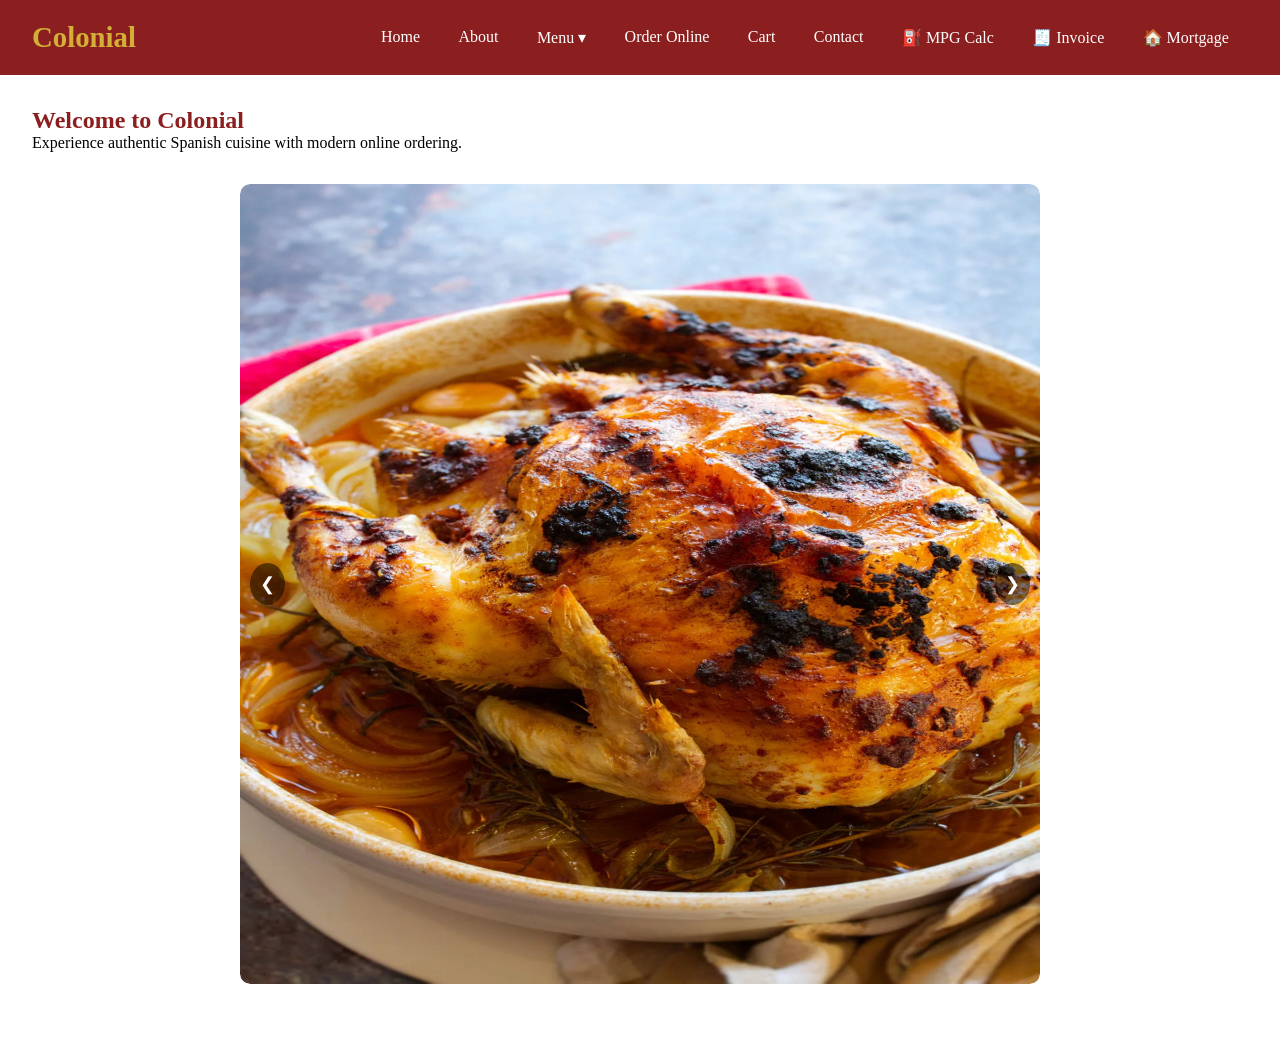
<file: index.html>
<!DOCTYPE html>
<html lang="en">
<head>
    <meta charset="UTF-8">
    <meta name="viewport" content="width=device-width, initial-scale=1.0">
    <title>Colonial Spanish Restaurant</title>
    <link rel="stylesheet" href="styles.css">
</head>
<body>

    <nav class="navbar">
        <div class="logo">Colonial</div>
        <ul class="nav-menu">
            <li><a href="index.html">Home</a></li>
            <li><a href="about.html">About</a></li>
            <li class="dropdown">
                <a href="menu.html">Menu ▾</a>
                <ul class="dropdown-menu">
                    <li><a href="menu.html#tapas">Tapas</a></li>
                    <li><a href="menu.html#entrees">Entrées</a></li>
                    <li><a href="menu.html#desserts">Desserts</a></li>
                </ul>
            </li>
            <li><a href="order.html">Order Online</a></li>
            <li><a href="cart.html">Cart</a></li>
            <li><a href="contact.html">Contact</a></li>
            <li><a href="calculator.html">⛽ MPG Calc</a></li>
            <li><a href="invoice.html">🧾 Invoice</a></li>
            <li><a href="mortgage.html">🏠 Mortgage</a></li>
        </ul>
    </nav>

    <section id="home">
        <h1>Welcome to Colonial</h1>
        <p>Experience authentic Spanish cuisine with modern online ordering.</p>
        <div class="slider">
            <div class="slides">
                <img class="slide" src="images/img1.jpg" alt="Food 1">
                <img class="slide" src="images/img2.jpg" alt="Food 2">
                <img class="slide" src="images/img3.jpg" alt="Food 3">
                <img class="slide" src="images/img4.jpg" alt="Food 4">
            </div>
            <button class="prev" onclick="changeSlide(-1)">❮</button>
            <button class="next" onclick="changeSlide(1)">❯</button>
        </div>
    </section>

    <script src="script.js"></script>
</body>
</html>
</file>
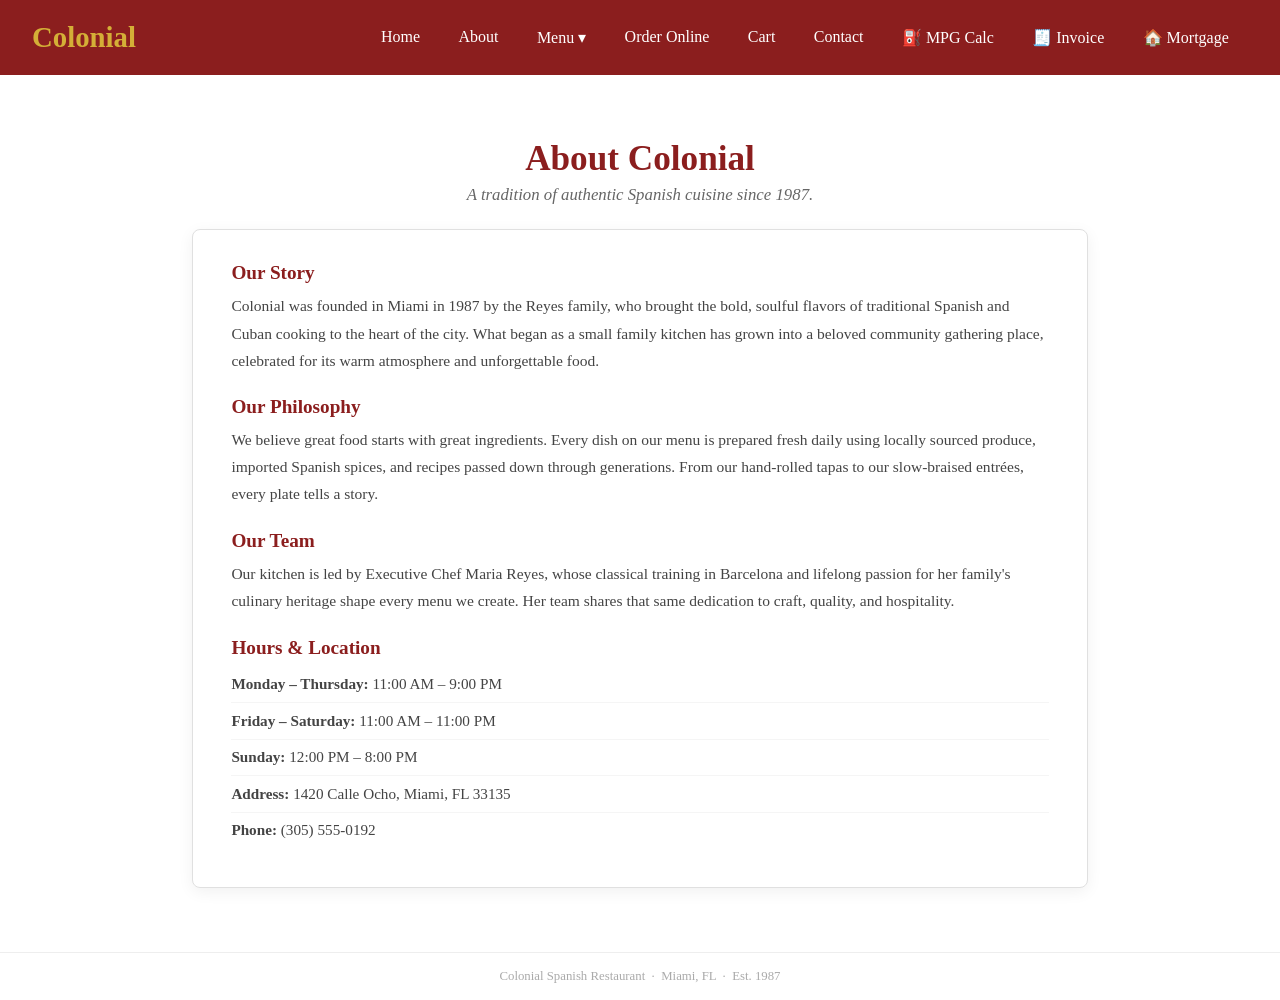
<file: about.html>
<!DOCTYPE html>
<html lang="en">
<head>
    <meta charset="UTF-8">
    <meta name="viewport" content="width=device-width, initial-scale=1.0">
    <title>About – Colonial</title>
    <link rel="stylesheet" href="styles.css">
</head>
<body>

    <nav class="navbar">
        <div class="logo">Colonial</div>
        <ul class="nav-menu">
            <li><a href="index.html">Home</a></li>
            <li><a href="about.html">About</a></li>
            <li class="dropdown">
                <a href="menu.html">Menu ▾</a>
                <ul class="dropdown-menu">
                    <li><a href="menu.html#tapas">Tapas</a></li>
                    <li><a href="menu.html#entrees">Entrées</a></li>
                    <li><a href="menu.html#desserts">Desserts</a></li>
                </ul>
            </li>
            <li><a href="order.html">Order Online</a></li>
            <li><a href="cart.html">Cart</a></li>
            <li><a href="contact.html">Contact</a></li>
            <li><a href="calculator.html">⛽ MPG Calc</a></li>
            <li><a href="invoice.html">🧾 Invoice</a></li>
            <li><a href="mortgage.html">🏠 Mortgage</a></li>
        </ul>
    </nav>

    <section class="content-section">
        <div class="content-hero">
            <h1>About Colonial</h1>
            <p class="content-subtitle">A tradition of authentic Spanish cuisine since 1987.</p>
        </div>

        <div class="content-card">
            <h2>Our Story</h2>
            <p>Colonial was founded in Miami in 1987 by the Reyes family, who brought the bold, 
            soulful flavors of traditional Spanish and Cuban cooking to the heart of the city. 
            What began as a small family kitchen has grown into a beloved community gathering place, 
            celebrated for its warm atmosphere and unforgettable food.</p>

            <h2>Our Philosophy</h2>
            <p>We believe great food starts with great ingredients. Every dish on our menu is 
            prepared fresh daily using locally sourced produce, imported Spanish spices, and 
            recipes passed down through generations. From our hand-rolled tapas to our slow-braised 
            entrées, every plate tells a story.</p>

            <h2>Our Team</h2>
            <p>Our kitchen is led by Executive Chef Maria Reyes, whose classical training in 
            Barcelona and lifelong passion for her family's culinary heritage shape every menu 
            we create. Her team shares that same dedication to craft, quality, and hospitality.</p>

            <h2>Hours &amp; Location</h2>
            <ul class="info-list">
                <li><strong>Monday – Thursday:</strong> 11:00 AM – 9:00 PM</li>
                <li><strong>Friday – Saturday:</strong> 11:00 AM – 11:00 PM</li>
                <li><strong>Sunday:</strong> 12:00 PM – 8:00 PM</li>
                <li><strong>Address:</strong> 1420 Calle Ocho, Miami, FL 33135</li>
                <li><strong>Phone:</strong> (305) 555-0192</li>
            </ul>
        </div>
    </section>

    <div class="page-footer">
        Colonial Spanish Restaurant &nbsp;·&nbsp; Miami, FL &nbsp;·&nbsp; Est. 1987
    </div>

</body>
</html>
</file>
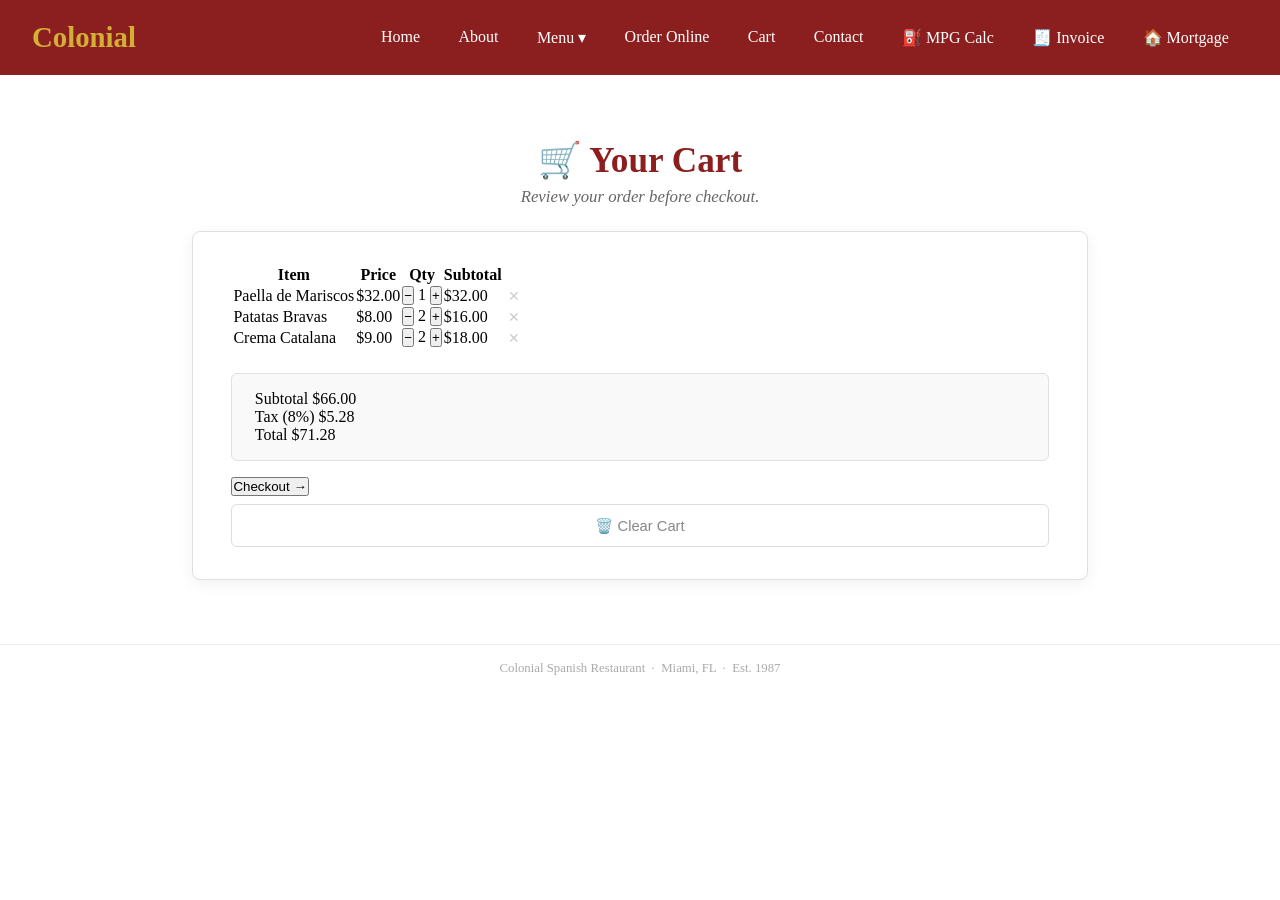
<file: cart.html>
<!DOCTYPE html>
<html lang="en">
<head>
    <meta charset="UTF-8">
    <meta name="viewport" content="width=device-width, initial-scale=1.0">
    <title>Cart – Colonial</title>
    <link rel="stylesheet" href="styles.css">
</head>
<body>

    <nav class="navbar">
        <div class="logo">Colonial</div>
        <ul class="nav-menu">
            <li><a href="index.html">Home</a></li>
            <li><a href="about.html">About</a></li>
            <li class="dropdown">
                <a href="menu.html">Menu ▾</a>
                <ul class="dropdown-menu">
                    <li><a href="menu.html#tapas">Tapas</a></li>
                    <li><a href="menu.html#entrees">Entrées</a></li>
                    <li><a href="menu.html#desserts">Desserts</a></li>
                </ul>
            </li>
            <li><a href="order.html">Order Online</a></li>
            <li><a href="cart.html">Cart</a></li>
            <li><a href="contact.html">Contact</a></li>
            <li><a href="calculator.html">⛽ MPG Calc</a></li>
            <li><a href="invoice.html">🧾 Invoice</a></li>
            <li><a href="mortgage.html">🏠 Mortgage</a></li>
        </ul>
    </nav>

    <section class="content-section">
        <div class="content-hero">
            <h1>🛒 Your Cart</h1>
            <p class="content-subtitle">Review your order before checkout.</p>
        </div>

        <div class="content-card">
            <div class="cart-empty" id="cartEmpty">
                <p>Your cart is empty.</p>
                <a href="order.html" class="btn-order" style="display:inline-block;text-decoration:none;margin-top:1rem;">
                    Browse Menu &amp; Order →
                </a>
            </div>

            <div id="cartItems" style="display:none;">
                <table class="cart-table">
                    <thead>
                        <tr>
                            <th>Item</th>
                            <th>Price</th>
                            <th>Qty</th>
                            <th>Subtotal</th>
                            <th></th>
                        </tr>
                    </thead>
                    <tbody id="cartBody"></tbody>
                </table>

                <div class="order-summary">
                    <div class="order-summary-row">
                        <span>Subtotal</span>
                        <span id="cartSubtotal">$0.00</span>
                    </div>
                    <div class="order-summary-row">
                        <span>Tax (8%)</span>
                        <span id="cartTax">$0.00</span>
                    </div>
                    <div class="order-summary-row order-total-row">
                        <span>Total</span>
                        <span id="cartTotal">$0.00</span>
                    </div>
                </div>

                <button class="btn-order" onclick="checkout()">Checkout →</button>
                <button class="btn-clear" style="margin-top:0.5rem;" onclick="clearCart()">🗑️ Clear Cart</button>
                <div class="order-confirm" id="checkoutConfirm"></div>
            </div>
        </div>
    </section>

    <div class="page-footer">
        Colonial Spanish Restaurant &nbsp;·&nbsp; Miami, FL &nbsp;·&nbsp; Est. 1987
    </div>

    <script>
        // Sample cart data — in a real site this would come from localStorage or a backend
        var cartData = [
            { name: 'Paella de Mariscos', price: 32.00, qty: 1 },
            { name: 'Patatas Bravas',     price: 8.00,  qty: 2 },
            { name: 'Crema Catalana',     price: 9.00,  qty: 2 }
        ];

        function renderCart() {
            if (cartData.length === 0) {
                document.getElementById('cartEmpty').style.display = 'block';
                document.getElementById('cartItems').style.display = 'none';
                return;
            }
            document.getElementById('cartEmpty').style.display = 'none';
            document.getElementById('cartItems').style.display = 'block';

            var tbody = document.getElementById('cartBody');
            tbody.innerHTML = '';
            var subtotal = 0;

            cartData.forEach(function(item, i) {
                var lineTotal = item.price * item.qty;
                subtotal += lineTotal;
                var tr = document.createElement('tr');
                tr.innerHTML =
                    '<td>' + item.name + '</td>' +
                    '<td>$' + item.price.toFixed(2) + '</td>' +
                    '<td>' +
                        '<button onclick="adjustQty(' + i + ',-1)">−</button> ' +
                        item.qty +
                        ' <button onclick="adjustQty(' + i + ',1)">+</button>' +
                    '</td>' +
                    '<td>$' + lineTotal.toFixed(2) + '</td>' +
                    '<td><button class="btn-del-row" onclick="removeItem(' + i + ')">✕</button></td>';
                tbody.appendChild(tr);
            });

            var tax   = subtotal * 0.08;
            var total = subtotal + tax;
            document.getElementById('cartSubtotal').textContent = '$' + subtotal.toFixed(2);
            document.getElementById('cartTax').textContent      = '$' + tax.toFixed(2);
            document.getElementById('cartTotal').textContent    = '$' + total.toFixed(2);
        }

        function adjustQty(index, delta) {
            cartData[index].qty = Math.max(1, cartData[index].qty + delta);
            renderCart();
        }

        function removeItem(index) {
            cartData.splice(index, 1);
            renderCart();
        }

        function clearCart() {
            cartData = [];
            renderCart();
        }

        function checkout() {
            var total = document.getElementById('cartTotal').textContent;
            document.getElementById('checkoutConfirm').innerHTML =
                '<p class="order-msg success">✅ Order placed! Your total is <strong>' +
                total + '</strong>. We\'ll call you when it\'s ready. ¡Gracias!</p>';
        }

        renderCart();
    </script>

</body>
</html>
</file>
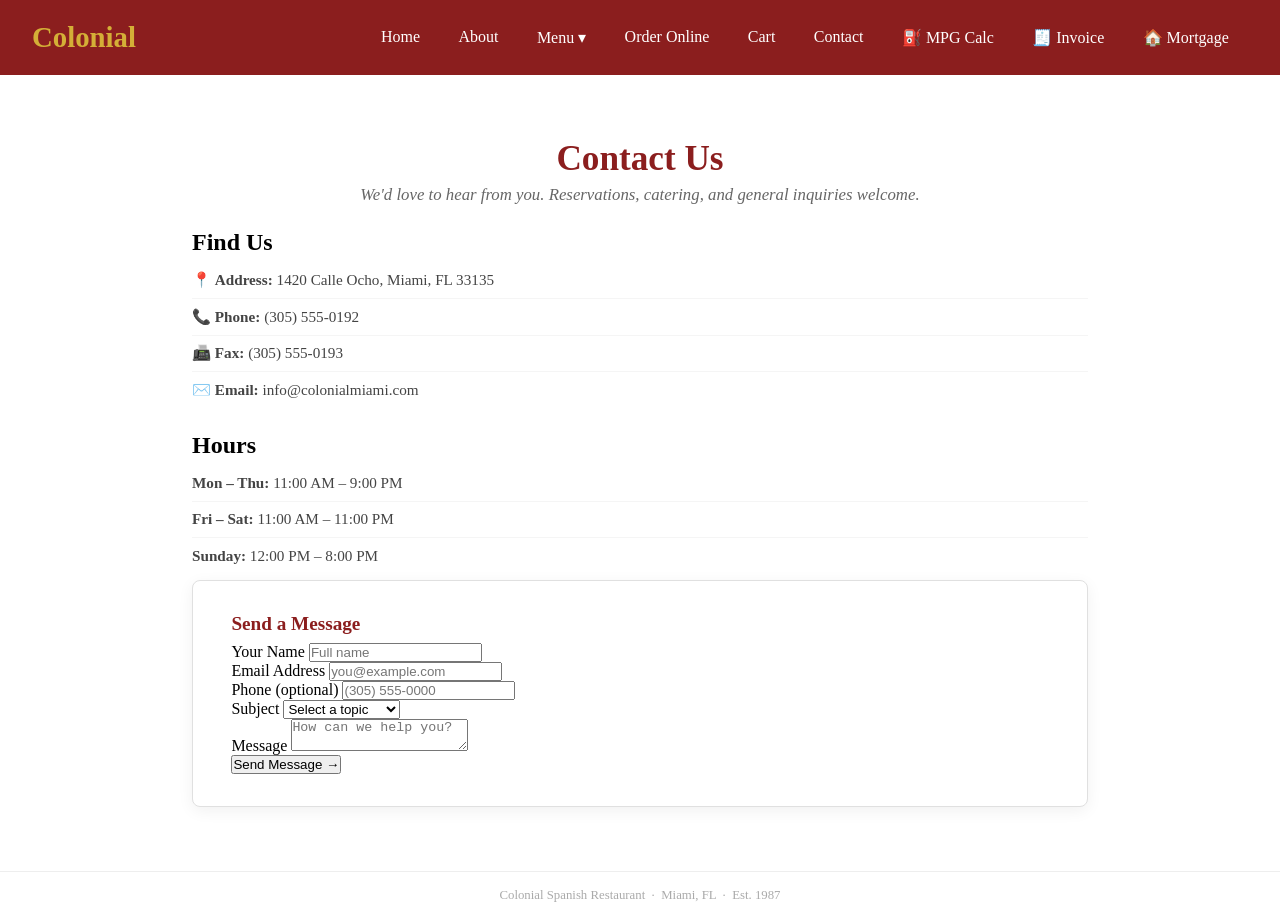
<file: contact.html>
<!DOCTYPE html>
<html lang="en">
<head>
    <meta charset="UTF-8">
    <meta name="viewport" content="width=device-width, initial-scale=1.0">
    <title>Contact – Colonial</title>
    <link rel="stylesheet" href="styles.css">
</head>
<body>

    <nav class="navbar">
        <div class="logo">Colonial</div>
        <ul class="nav-menu">
            <li><a href="index.html">Home</a></li>
            <li><a href="about.html">About</a></li>
            <li class="dropdown">
                <a href="menu.html">Menu ▾</a>
                <ul class="dropdown-menu">
                    <li><a href="menu.html#tapas">Tapas</a></li>
                    <li><a href="menu.html#entrees">Entrées</a></li>
                    <li><a href="menu.html#desserts">Desserts</a></li>
                </ul>
            </li>
            <li><a href="order.html">Order Online</a></li>
            <li><a href="cart.html">Cart</a></li>
            <li><a href="contact.html">Contact</a></li>
            <li><a href="calculator.html">⛽ MPG Calc</a></li>
            <li><a href="invoice.html">🧾 Invoice</a></li>
            <li><a href="mortgage.html">🏠 Mortgage</a></li>
        </ul>
    </nav>

    <section class="content-section">
        <div class="content-hero">
            <h1>Contact Us</h1>
            <p class="content-subtitle">We'd love to hear from you. Reservations, catering, and general inquiries welcome.</p>
        </div>

        <div class="contact-layout">

            <!-- Contact Info -->
            <div class="contact-info-box">
                <h2>Find Us</h2>
                <ul class="info-list">
                    <li>📍 <strong>Address:</strong> 1420 Calle Ocho, Miami, FL 33135</li>
                    <li>📞 <strong>Phone:</strong> (305) 555-0192</li>
                    <li>📠 <strong>Fax:</strong> (305) 555-0193</li>
                    <li>✉️ <strong>Email:</strong> info@colonialmiami.com</li>
                </ul>

                <h2 style="margin-top:1.5rem;">Hours</h2>
                <ul class="info-list">
                    <li><strong>Mon – Thu:</strong> 11:00 AM – 9:00 PM</li>
                    <li><strong>Fri – Sat:</strong> 11:00 AM – 11:00 PM</li>
                    <li><strong>Sunday:</strong> 12:00 PM – 8:00 PM</li>
                </ul>
            </div>

            <!-- Contact Form -->
            <div class="content-card contact-form-box">
                <h2>Send a Message</h2>

                <div class="order-field">
                    <label>Your Name</label>
                    <input type="text" class="order-input" id="contactName" placeholder="Full name">
                </div>
                <div class="order-field">
                    <label>Email Address</label>
                    <input type="email" class="order-input" id="contactEmail" placeholder="you@example.com">
                </div>
                <div class="order-field">
                    <label>Phone (optional)</label>
                    <input type="text" class="order-input" id="contactPhone" placeholder="(305) 555-0000">
                </div>
                <div class="order-field">
                    <label>Subject</label>
                    <select class="order-input" id="contactSubject">
                        <option value="">Select a topic</option>
                        <option value="reservation">Reservation</option>
                        <option value="catering">Catering Inquiry</option>
                        <option value="feedback">Feedback</option>
                        <option value="other">Other</option>
                    </select>
                </div>
                <div class="order-field">
                    <label>Message</label>
                    <textarea class="order-input order-textarea" id="contactMessage"
                              placeholder="How can we help you?"></textarea>
                </div>

                <button class="btn-order" onclick="sendMessage()">Send Message →</button>
                <div class="order-confirm" id="contactConfirm"></div>
            </div>

        </div>
    </section>

    <div class="page-footer">
        Colonial Spanish Restaurant &nbsp;·&nbsp; Miami, FL &nbsp;·&nbsp; Est. 1987
    </div>

    <script>
        function sendMessage() {
            var name    = document.getElementById('contactName').value.trim();
            var email   = document.getElementById('contactEmail').value.trim();
            var subject = document.getElementById('contactSubject').value;
            var message = document.getElementById('contactMessage').value.trim();
            var confirm = document.getElementById('contactConfirm');

            if (!name || !email || !subject || !message) {
                confirm.innerHTML = '<p class="order-msg error">Please fill in all required fields.</p>';
                return;
            }

            confirm.innerHTML =
                '<p class="order-msg success">✅ Thank you, <strong>' + name +
                '</strong>! We received your message and will get back to you within 24 hours. ¡Gracias!</p>';

            document.getElementById('contactName').value    = '';
            document.getElementById('contactEmail').value   = '';
            document.getElementById('contactPhone').value   = '';
            document.getElementById('contactSubject').value = '';
            document.getElementById('contactMessage').value = '';
        }
    </script>

</body>
</html>
</file>
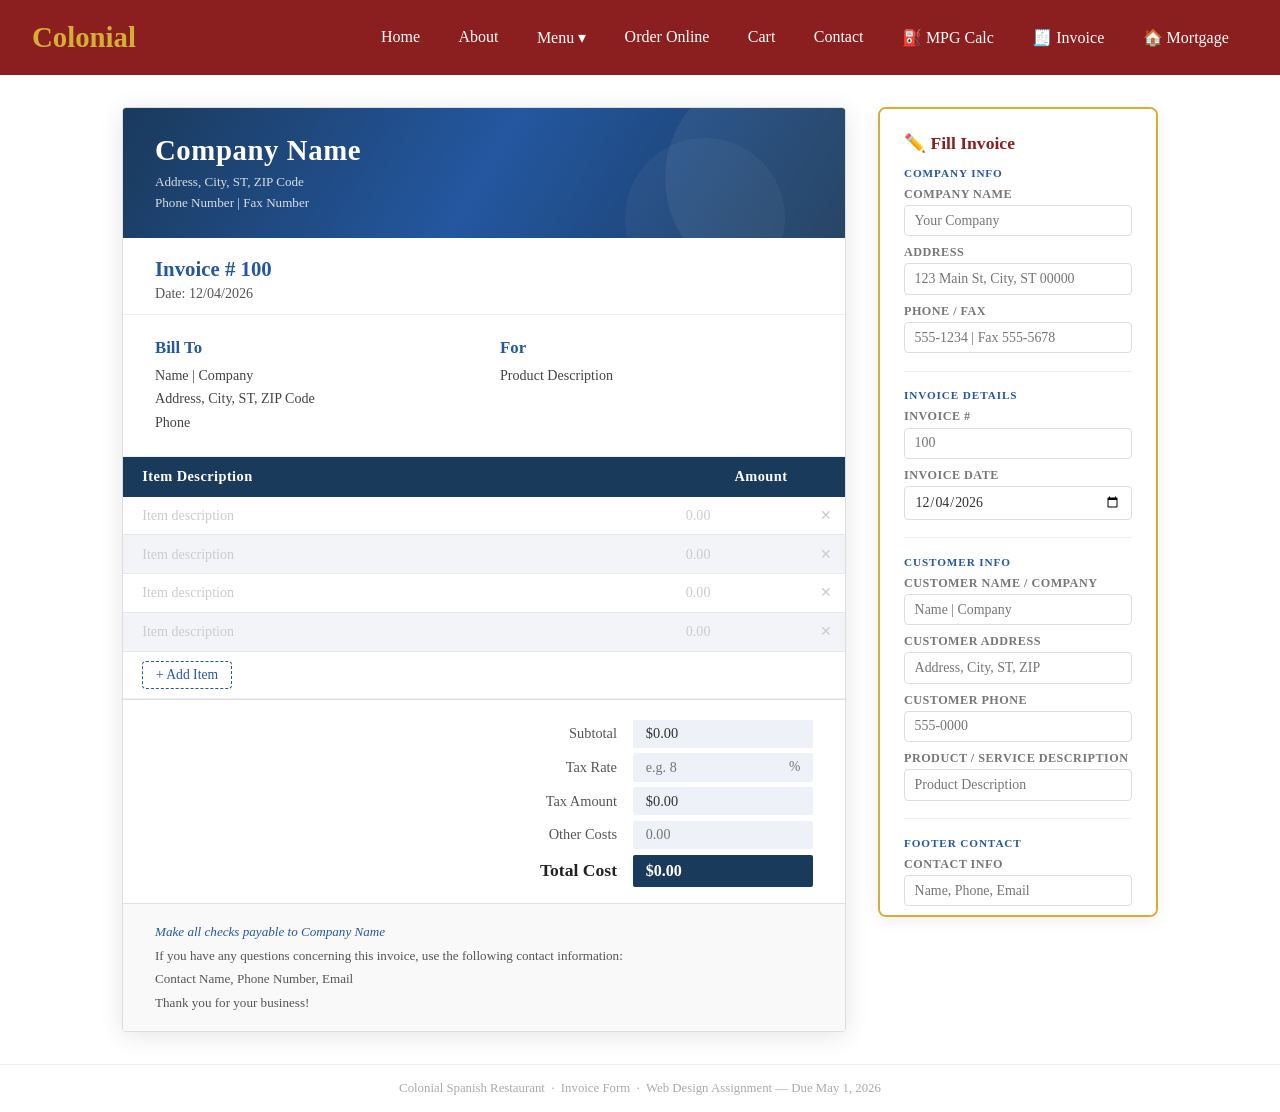
<file: invoice.html>
<!DOCTYPE html>
<html lang="en">
<head>
    <meta charset="UTF-8">
    <meta name="viewport" content="width=device-width, initial-scale=1.0">
    <title>Invoice – Colonial</title>
    <link rel="stylesheet" href="styles.css">
</head>
<body>

    <nav class="navbar">
        <div class="logo">Colonial</div>
        <ul class="nav-menu">
            <li><a href="index.html">Home</a></li>
            <li><a href="about.html">About</a></li>
            <li class="dropdown">
                <a href="menu.html">Menu ▾</a>
                <ul class="dropdown-menu">
                    <li><a href="menu.html#tapas">Tapas</a></li>
                    <li><a href="menu.html#entrees">Entrées</a></li>
                    <li><a href="menu.html#desserts">Desserts</a></li>
                </ul>
            </li>
            <li><a href="order.html">Order Online</a></li>
            <li><a href="cart.html">Cart</a></li>
            <li><a href="contact.html">Contact</a></li>
            <li><a href="calculator.html">⛽ MPG Calc</a></li>
            <li><a href="invoice.html">🧾 Invoice</a></li>
            <li><a href="mortgage.html">🏠 Mortgage</a></li>
        </ul>
    </nav>

    <div class="invoice-page">

        <div class="invoice-doc">

            <div class="inv-header">
                <h1 class="inv-company-name" id="companyNameDisplay">Company Name</h1>
                <p class="inv-company-meta" id="companyAddressDisplay">Address, City, ST, ZIP Code</p>
                <p class="inv-company-meta" id="companyPhoneDisplay">Phone Number | Fax Number</p>
            </div>

            <div class="inv-meta-row">
                <h2 class="inv-number">Invoice # <span id="invoiceNumDisplay">100</span></h2>
                <p class="inv-date">Date: <span id="invoiceDateDisplay">—</span></p>
            </div>

            <div class="inv-bill-row">
                <div class="inv-bill-to">
                    <h3 class="inv-section-title">Bill To</h3>
                    <p id="billNameDisplay">Name | Company</p>
                    <p id="billAddressDisplay">Address, City, ST, ZIP Code</p>
                    <p id="billPhoneDisplay">Phone</p>
                </div>
                <div class="inv-for">
                    <h3 class="inv-section-title">For</h3>
                    <p id="forDescDisplay">Product Description</p>
                </div>
            </div>

            <table class="inv-table">
                <thead>
                    <tr>
                        <th>Item Description</th>
                        <th>Amount</th>
                        <th class="col-del"></th>
                    </tr>
                </thead>
                <tbody id="itemsBody"></tbody>
            </table>

            <div class="add-row-wrap">
                <button class="btn-add-row" onclick="addRow()">+ Add Item</button>
            </div>

            <div class="inv-totals">
                <div class="inv-totals-grid">
                    <span class="tot-label">Subtotal</span>
                    <span class="tot-value" id="subtotalDisplay">$0.00</span>

                    <span class="tot-label">Tax Rate</span>
                    <span class="tot-value">
                        <input type="number" id="taxRate" class="tot-input"
                               placeholder="e.g. 8" step="0.01" min="0" max="100"
                               oninput="calculateTotals()">
                        <span class="pct-sign">%</span>
                    </span>

                    <span class="tot-label">Tax Amount</span>
                    <span class="tot-value" id="taxAmountDisplay">$0.00</span>

                    <span class="tot-label">Other Costs</span>
                    <span class="tot-value">
                        <input type="number" id="otherCosts" class="tot-input"
                               placeholder="0.00" step="0.01" min="0"
                               oninput="calculateTotals()">
                    </span>

                    <span class="tot-label total-label">Total Cost</span>
                    <span class="tot-value total-value" id="totalDisplay">$0.00</span>
                </div>
            </div>

            <div class="inv-footer">
                <p><em>Make all checks payable to <span id="payableDisplay">Company Name</span></em></p>
                <p>If you have any questions concerning this invoice, use the following contact information:</p>
                <p id="contactDisplay">Contact Name, Phone Number, Email</p>
                <p>Thank you for your business!</p>
            </div>

        </div>

        <div class="edit-panel">
            <h2 class="edit-title">✏️ Fill Invoice</h2>

            <div class="validation-msg" id="validationMsg"></div>

            <div class="edit-section">
                <p class="edit-section-label">Company Info</p>
                <label>Company Name</label>
                <input type="text" class="edit-input" placeholder="Your Company" id="companyName"
                       oninput="syncText('companyName','companyNameDisplay','Company Name');
                                syncText('companyName','payableDisplay','Company Name');">
                <label>Address</label>
                <input type="text" class="edit-input" placeholder="123 Main St, City, ST 00000" id="companyAddress"
                       oninput="syncText('companyAddress','companyAddressDisplay','Address, City, ST, ZIP Code');">
                <label>Phone / Fax</label>
                <input type="text" class="edit-input" placeholder="555-1234 | Fax 555-5678" id="companyPhone"
                       oninput="syncText('companyPhone','companyPhoneDisplay','Phone Number | Fax Number');">
            </div>

            <div class="edit-section">
                <p class="edit-section-label">Invoice Details</p>
                <label>Invoice #</label>
                <input type="text" class="edit-input" placeholder="100" id="invoiceNum"
                       oninput="syncText('invoiceNum','invoiceNumDisplay','100');">
                <label>Invoice Date</label>
                <input type="date" class="edit-input" id="invoiceDate"
                       oninput="syncDate();">
            </div>

            <div class="edit-section">
                <p class="edit-section-label">Customer Info</p>
                <label>Customer Name / Company</label>
                <input type="text" class="edit-input" placeholder="Name | Company" id="billName"
                       oninput="syncText('billName','billNameDisplay','Name | Company');">
                <label>Customer Address</label>
                <input type="text" class="edit-input" placeholder="Address, City, ST, ZIP" id="billAddress"
                       oninput="syncText('billAddress','billAddressDisplay','Address, City, ST, ZIP Code');">
                <label>Customer Phone</label>
                <input type="text" class="edit-input" placeholder="555-0000" id="billPhone"
                       oninput="syncText('billPhone','billPhoneDisplay','Phone');">
                <label>Product / Service Description</label>
                <input type="text" class="edit-input" placeholder="Product Description" id="forDesc"
                       oninput="syncText('forDesc','forDescDisplay','Product Description');">
            </div>

            <div class="edit-section">
                <p class="edit-section-label">Footer Contact</p>
                <label>Contact Info</label>
                <input type="text" class="edit-input" placeholder="Name, Phone, Email" id="contactInfo"
                       oninput="syncText('contactInfo','contactDisplay','Contact Name, Phone Number, Email');">
            </div>

            <button class="btn-print" onclick="printInvoice()">🖨️ Print / Save PDF</button>
            <button class="btn-clear" onclick="clearAll()">🗑️ Clear All</button>

        </div>

    </div>

    <div class="page-footer">
        Colonial Spanish Restaurant &nbsp;·&nbsp; Invoice Form &nbsp;·&nbsp; Web Design Assignment — Due May 1, 2026
    </div>

    <script>
        var rowCount = 0;

        window.onload = function () {
            setDefaultDate();
            addRow(); addRow(); addRow(); addRow();
        };

        function setDefaultDate() {
            var today = new Date();
            var yyyy  = today.getFullYear();
            var mm    = String(today.getMonth() + 1).padStart(2, '0');
            var dd    = String(today.getDate()).padStart(2, '0');
            var formatted = yyyy + '-' + mm + '-' + dd;
            document.getElementById('invoiceDate').value = formatted;
            document.getElementById('invoiceDateDisplay').textContent = formatDateDisplay(formatted);
        }

        function formatDateDisplay(val) {
            if (!val) return '—';
            var parts = val.split('-');
            return parts[1] + '/' + parts[2] + '/' + parts[0];
        }

        function syncDate() {
            var val = document.getElementById('invoiceDate').value;
            document.getElementById('invoiceDateDisplay').textContent = formatDateDisplay(val);
        }

        function syncText(inputId, displayId, placeholder) {
            var val = document.getElementById(inputId).value.trim();
            document.getElementById(displayId).textContent = val || placeholder;
        }

        function addRow() {
            rowCount++;
            var tbody = document.getElementById('itemsBody');
            var isAlt = (tbody.rows.length % 2 === 1);
            var tr = document.createElement('tr');
            if (isAlt) tr.classList.add('inv-row-alt');
            tr.id = 'row-' + rowCount;
            tr.innerHTML =
                '<td><input type="text" class="inv-input" placeholder="Item description"></td>' +
                '<td><input type="number" class="inv-input amount-input" placeholder="0.00" step="0.01" min="0" oninput="validateAmount(this); calculateTotals();"></td>' +
                '<td class="col-del"><button class="btn-del-row" onclick="deleteRow(' + rowCount + ')" title="Remove row">✕</button></td>';
            tbody.appendChild(tr);
            restripeRows();
        }

        function deleteRow(id) {
            var tbody = document.getElementById('itemsBody');
            if (tbody.rows.length <= 1) {
                showValidation('You must have at least one item row.');
                return;
            }
            var row = document.getElementById('row-' + id);
            if (row) row.remove();
            restripeRows();
            calculateTotals();
        }

        function restripeRows() {
            var rows = document.getElementById('itemsBody').rows;
            for (var i = 0; i < rows.length; i++) {
                rows[i].classList.remove('inv-row-alt');
                if (i % 2 === 1) rows[i].classList.add('inv-row-alt');
            }
        }

        function validateAmount(input) {
            var val = parseFloat(input.value);
            if (input.value !== '' && (isNaN(val) || val < 0)) {
                input.style.borderBottom = '2px solid #c0392b';
                showValidation('Amounts must be positive numbers.');
            } else {
                input.style.borderBottom = '';
                clearValidation();
            }
        }

        function calculateTotals() {
            var amountInputs = document.getElementsByClassName('amount-input');
            var subtotal = 0;
            for (var i = 0; i < amountInputs.length; i++) {
                var val = parseFloat(amountInputs[i].value);
                if (!isNaN(val) && val > 0) subtotal += val;
            }
            var taxRate    = parseFloat(document.getElementById('taxRate').value)    || 0;
            var otherCosts = parseFloat(document.getElementById('otherCosts').value) || 0;
            var taxAmount  = subtotal * (taxRate / 100);
            var totalCost  = subtotal + taxAmount + otherCosts;
            document.getElementById('subtotalDisplay').textContent  = '$' + subtotal.toFixed(2);
            document.getElementById('taxAmountDisplay').textContent = '$' + taxAmount.toFixed(2);
            document.getElementById('totalDisplay').textContent     = '$' + totalCost.toFixed(2);
        }

        function printInvoice() { window.print(); }

        function clearAll() {
            var inputs = document.querySelectorAll('.edit-input');
            for (var i = 0; i < inputs.length; i++) inputs[i].value = '';
            document.getElementById('companyNameDisplay').textContent   = 'Company Name';
            document.getElementById('companyAddressDisplay').textContent = 'Address, City, ST, ZIP Code';
            document.getElementById('companyPhoneDisplay').textContent  = 'Phone Number | Fax Number';
            document.getElementById('invoiceNumDisplay').textContent    = '100';
            document.getElementById('billNameDisplay').textContent      = 'Name | Company';
            document.getElementById('billAddressDisplay').textContent   = 'Address, City, ST, ZIP Code';
            document.getElementById('billPhoneDisplay').textContent     = 'Phone';
            document.getElementById('forDescDisplay').textContent       = 'Product Description';
            document.getElementById('payableDisplay').textContent       = 'Company Name';
            document.getElementById('contactDisplay').textContent       = 'Contact Name, Phone Number, Email';
            document.getElementById('taxRate').value    = '';
            document.getElementById('otherCosts').value = '';
            document.getElementById('itemsBody').innerHTML = '';
            rowCount = 0;
            addRow(); addRow(); addRow(); addRow();
            document.getElementById('subtotalDisplay').textContent  = '$0.00';
            document.getElementById('taxAmountDisplay').textContent = '$0.00';
            document.getElementById('totalDisplay').textContent     = '$0.00';
            setDefaultDate();
            clearValidation();
        }

        function showValidation(msg) {
            var el = document.getElementById('validationMsg');
            el.textContent = msg;
            el.style.display = 'block';
        }

        function clearValidation() {
            var el = document.getElementById('validationMsg');
            el.textContent = '';
            el.style.display = 'none';
        }
    </script>

</body>
</html>
</file>
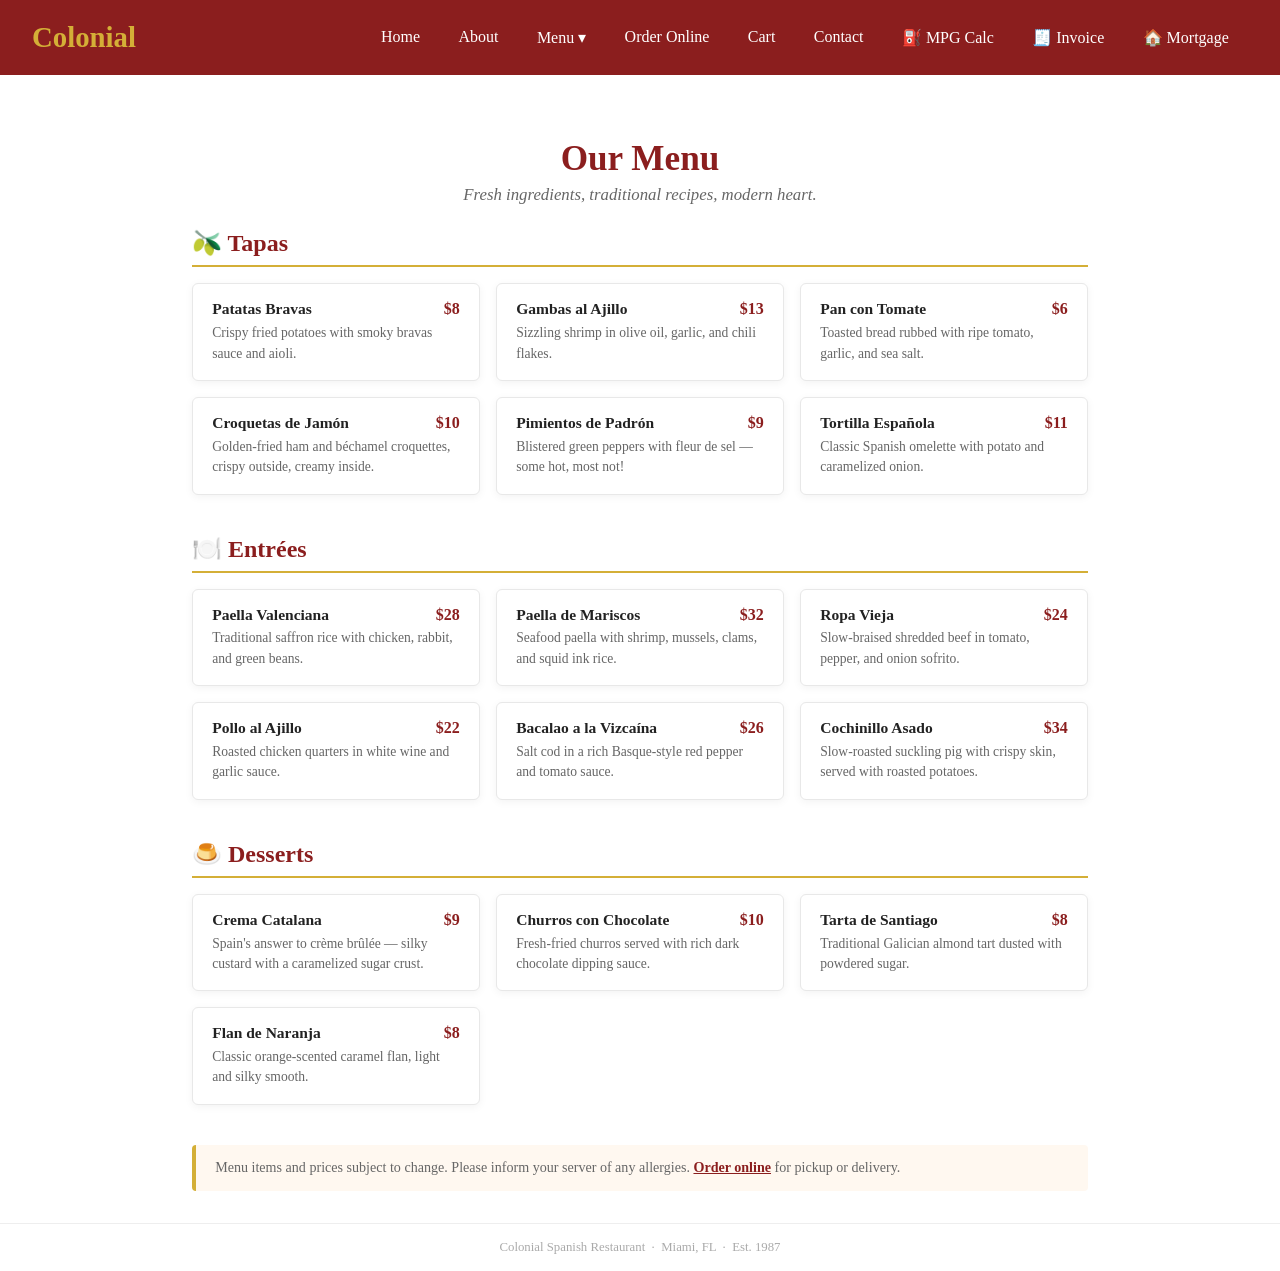
<file: menu.html>
<!DOCTYPE html>
<html lang="en">
<head>
    <meta charset="UTF-8">
    <meta name="viewport" content="width=device-width, initial-scale=1.0">
    <title>Menu – Colonial</title>
    <link rel="stylesheet" href="styles.css">
</head>
<body>

    <nav class="navbar">
        <div class="logo">Colonial</div>
        <ul class="nav-menu">
            <li><a href="index.html">Home</a></li>
            <li><a href="about.html">About</a></li>
            <li class="dropdown">
                <a href="menu.html">Menu ▾</a>
                <ul class="dropdown-menu">
                    <li><a href="menu.html#tapas">Tapas</a></li>
                    <li><a href="menu.html#entrees">Entrées</a></li>
                    <li><a href="menu.html#desserts">Desserts</a></li>
                </ul>
            </li>
            <li><a href="order.html">Order Online</a></li>
            <li><a href="cart.html">Cart</a></li>
            <li><a href="contact.html">Contact</a></li>
            <li><a href="calculator.html">⛽ MPG Calc</a></li>
            <li><a href="invoice.html">🧾 Invoice</a></li>
            <li><a href="mortgage.html">🏠 Mortgage</a></li>
        </ul>
    </nav>

    <section class="content-section">
        <div class="content-hero">
            <h1>Our Menu</h1>
            <p class="content-subtitle">Fresh ingredients, traditional recipes, modern heart.</p>
        </div>

        <!-- Tapas -->
        <div class="menu-category" id="tapas">
            <h2 class="menu-cat-title">🫒 Tapas</h2>
            <div class="menu-grid">
                <div class="menu-item">
                    <div class="menu-item-header">
                        <span class="menu-item-name">Patatas Bravas</span>
                        <span class="menu-item-price">$8</span>
                    </div>
                    <p class="menu-item-desc">Crispy fried potatoes with smoky bravas sauce and aioli.</p>
                </div>
                <div class="menu-item">
                    <div class="menu-item-header">
                        <span class="menu-item-name">Gambas al Ajillo</span>
                        <span class="menu-item-price">$13</span>
                    </div>
                    <p class="menu-item-desc">Sizzling shrimp in olive oil, garlic, and chili flakes.</p>
                </div>
                <div class="menu-item">
                    <div class="menu-item-header">
                        <span class="menu-item-name">Pan con Tomate</span>
                        <span class="menu-item-price">$6</span>
                    </div>
                    <p class="menu-item-desc">Toasted bread rubbed with ripe tomato, garlic, and sea salt.</p>
                </div>
                <div class="menu-item">
                    <div class="menu-item-header">
                        <span class="menu-item-name">Croquetas de Jamón</span>
                        <span class="menu-item-price">$10</span>
                    </div>
                    <p class="menu-item-desc">Golden-fried ham and béchamel croquettes, crispy outside, creamy inside.</p>
                </div>
                <div class="menu-item">
                    <div class="menu-item-header">
                        <span class="menu-item-name">Pimientos de Padrón</span>
                        <span class="menu-item-price">$9</span>
                    </div>
                    <p class="menu-item-desc">Blistered green peppers with fleur de sel — some hot, most not!</p>
                </div>
                <div class="menu-item">
                    <div class="menu-item-header">
                        <span class="menu-item-name">Tortilla Española</span>
                        <span class="menu-item-price">$11</span>
                    </div>
                    <p class="menu-item-desc">Classic Spanish omelette with potato and caramelized onion.</p>
                </div>
            </div>
        </div>

        <!-- Entrées -->
        <div class="menu-category" id="entrees">
            <h2 class="menu-cat-title">🍽️ Entrées</h2>
            <div class="menu-grid">
                <div class="menu-item">
                    <div class="menu-item-header">
                        <span class="menu-item-name">Paella Valenciana</span>
                        <span class="menu-item-price">$28</span>
                    </div>
                    <p class="menu-item-desc">Traditional saffron rice with chicken, rabbit, and green beans.</p>
                </div>
                <div class="menu-item">
                    <div class="menu-item-header">
                        <span class="menu-item-name">Paella de Mariscos</span>
                        <span class="menu-item-price">$32</span>
                    </div>
                    <p class="menu-item-desc">Seafood paella with shrimp, mussels, clams, and squid ink rice.</p>
                </div>
                <div class="menu-item">
                    <div class="menu-item-header">
                        <span class="menu-item-name">Ropa Vieja</span>
                        <span class="menu-item-price">$24</span>
                    </div>
                    <p class="menu-item-desc">Slow-braised shredded beef in tomato, pepper, and onion sofrito.</p>
                </div>
                <div class="menu-item">
                    <div class="menu-item-header">
                        <span class="menu-item-name">Pollo al Ajillo</span>
                        <span class="menu-item-price">$22</span>
                    </div>
                    <p class="menu-item-desc">Roasted chicken quarters in white wine and garlic sauce.</p>
                </div>
                <div class="menu-item">
                    <div class="menu-item-header">
                        <span class="menu-item-name">Bacalao a la Vizcaína</span>
                        <span class="menu-item-price">$26</span>
                    </div>
                    <p class="menu-item-desc">Salt cod in a rich Basque-style red pepper and tomato sauce.</p>
                </div>
                <div class="menu-item">
                    <div class="menu-item-header">
                        <span class="menu-item-name">Cochinillo Asado</span>
                        <span class="menu-item-price">$34</span>
                    </div>
                    <p class="menu-item-desc">Slow-roasted suckling pig with crispy skin, served with roasted potatoes.</p>
                </div>
            </div>
        </div>

        <!-- Desserts -->
        <div class="menu-category" id="desserts">
            <h2 class="menu-cat-title">🍮 Desserts</h2>
            <div class="menu-grid">
                <div class="menu-item">
                    <div class="menu-item-header">
                        <span class="menu-item-name">Crema Catalana</span>
                        <span class="menu-item-price">$9</span>
                    </div>
                    <p class="menu-item-desc">Spain's answer to crème brûlée — silky custard with a caramelized sugar crust.</p>
                </div>
                <div class="menu-item">
                    <div class="menu-item-header">
                        <span class="menu-item-name">Churros con Chocolate</span>
                        <span class="menu-item-price">$10</span>
                    </div>
                    <p class="menu-item-desc">Fresh-fried churros served with rich dark chocolate dipping sauce.</p>
                </div>
                <div class="menu-item">
                    <div class="menu-item-header">
                        <span class="menu-item-name">Tarta de Santiago</span>
                        <span class="menu-item-price">$8</span>
                    </div>
                    <p class="menu-item-desc">Traditional Galician almond tart dusted with powdered sugar.</p>
                </div>
                <div class="menu-item">
                    <div class="menu-item-header">
                        <span class="menu-item-name">Flan de Naranja</span>
                        <span class="menu-item-price">$8</span>
                    </div>
                    <p class="menu-item-desc">Classic orange-scented caramel flan, light and silky smooth.</p>
                </div>
            </div>
        </div>

        <div class="menu-note">
            <p>Menu items and prices subject to change. Please inform your server of any allergies.
            <a href="order.html">Order online</a> for pickup or delivery.</p>
        </div>
    </section>

    <div class="page-footer">
        Colonial Spanish Restaurant &nbsp;·&nbsp; Miami, FL &nbsp;·&nbsp; Est. 1987
    </div>

</body>
</html>
</file>
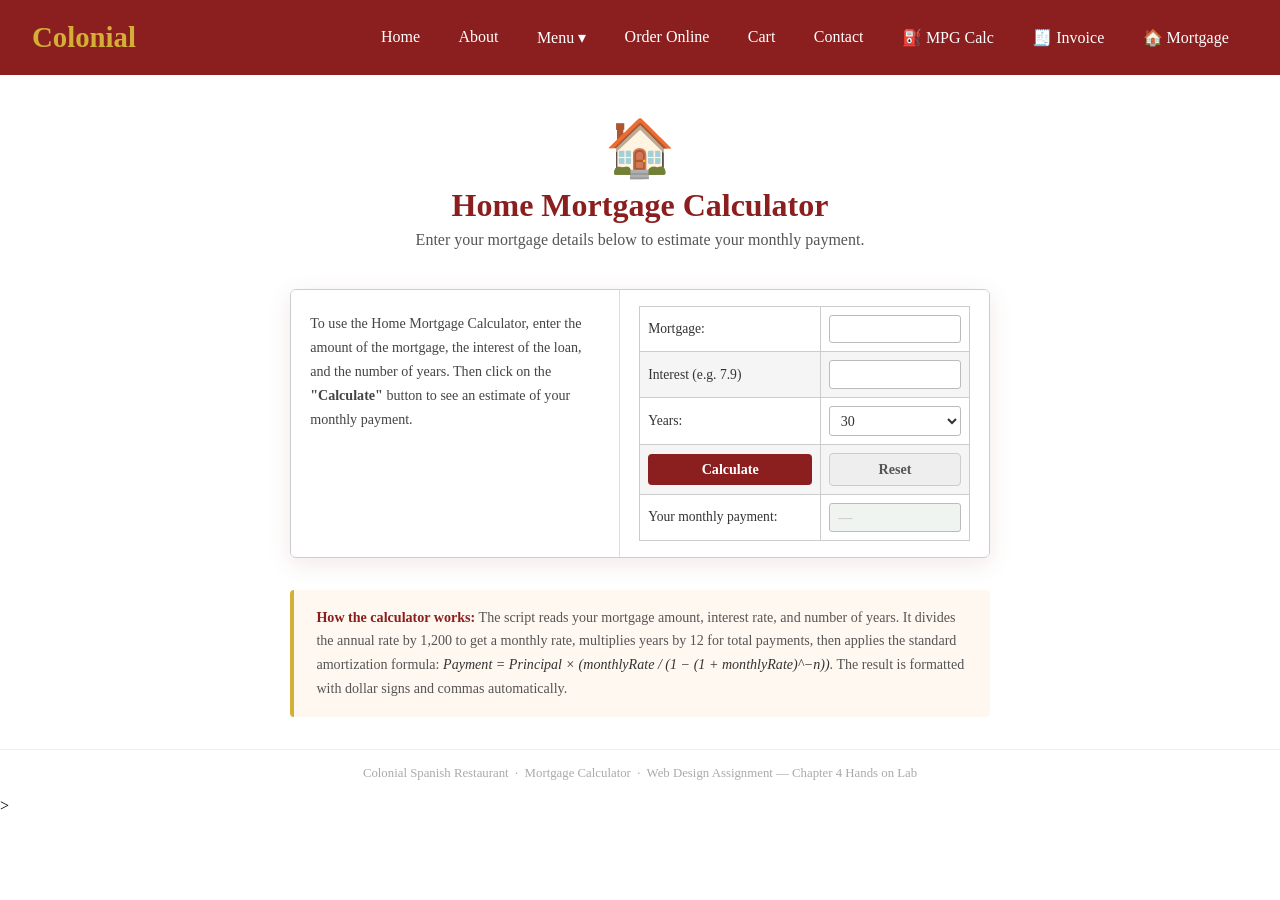
<file: mortgage.html>
<!DOCTYPE html>
<html lang="en">
<head>
    <meta charset="UTF-8">
    <meta name="viewport" content="width=device-width, initial-scale=1.0">
    <title>Mortgage Calculator – Colonial</title>
    <link rel="stylesheet" href="styles.css">
    <script src="calculator.js"></script>
</head>
<body>

    <nav class="navbar">
        <div class="logo">Colonial</div>
        <ul class="nav-menu">
            <li><a href="index.html">Home</a></li>
            <li><a href="about.html">About</a></li>
            <li class="dropdown">
                <a href="menu.html">Menu ▾</a>
                <ul class="dropdown-menu">
                    <li><a href="menu.html#tapas">Tapas</a></li>
                    <li><a href="menu.html#entrees">Entrées</a></li>
                    <li><a href="menu.html#desserts">Desserts</a></li>
                </ul>
            </li>
            <li><a href="order.html">Order Online</a></li>
            <li><a href="cart.html">Cart</a></li>
            <li><a href="contact.html">Contact</a></li>
            <li><a href="calculator.html">⛽ MPG Calc</a></li>
            <li><a href="invoice.html">🧾 Invoice</a></li>
            <li><a href="mortgage.html">🏠 Mortgage</a></li>
        </ul>
    </nav>

    <div class="mort-hero">
        <span class="mort-icon">🏠</span>
        <h1>Home Mortgage Calculator</h1>
        <p>Enter your mortgage details below to estimate your monthly payment.</p>
    </div>

    <div class="mort-page">

        <div class="mort-instructions">
            <p>
                To use the Home Mortgage Calculator, enter the amount of
                the mortgage, the interest of the loan, and the number of years.
                Then click on the <strong>"Calculate"</strong> button to see an
                estimate of your monthly payment.
            </p>
        </div>

        <div class="mort-form-wrap">
            <form name="Form1">
                <table class="mort-table" width="235" height="140">

                    <tr>
                        <td class="mort-label">Mortgage:</td>
                        <td>
                            <input type="text" name="Amount" value=" " size="9"
                                   class="mort-input" placeholder="e.g. 250000">
                        </td>
                    </tr>

                    <tr class="mort-row-alt">
                        <td class="mort-label">Interest (e.g. 7.9)</td>
                        <td>
                            <input type="text" name="Rate" value=" " size="9"
                                   class="mort-input" placeholder="e.g. 6.5">
                        </td>
                    </tr>

                    <tr>
                        <td class="mort-label">Years:</td>
                        <td>
                            <select name="Years" class="mort-select">
                                <option value="0">0</option>
                                <option value="15">15</option>
                                <option value="20">20</option>
                                <option value="25">25</option>
                                <option value="30" selected>30</option>
                            </select>
                        </td>
                    </tr>

                    <tr class="mort-row-alt">
                        <td>
                            <input type="button" value="Calculate"
                                   onclick="mortCalc(Form1)"
                                   class="mort-btn mort-btn-calc">
                        </td>
                        <td>
                            <input type="reset" value="Reset"
                                   class="mort-btn mort-btn-reset">
                        </td>
                    </tr>

                    <tr>
                        <td class="mort-label">Your monthly payment:</td>
                        <td>
                            <input type="text" name="Payment" size="9"
                                   class="mort-input mort-output"
                                   readonly placeholder="—">
                        </td>
                    </tr>

                </table>
            </form>
        </div>

    </div>

    <div class="mort-note">
        <strong>How the calculator works:</strong>
        The script reads your mortgage amount, interest rate, and number of years.
        It divides the annual rate by 1,200 to get a monthly rate, multiplies years by 12
        for total payments, then applies the standard amortization formula:
        <em>Payment = Principal × (monthlyRate / (1 − (1 + monthlyRate)^−n))</em>.
        The result is formatted with dollar signs and commas automatically.
    </div>

    <div class="page-footer">
        Colonial Spanish Restaurant &nbsp;·&nbsp;
        Mortgage Calculator &nbsp;·&nbsp;
        Web Design Assignment — Chapter 4 Hands on Lab
    </div>

</body>
</html>>
</file>
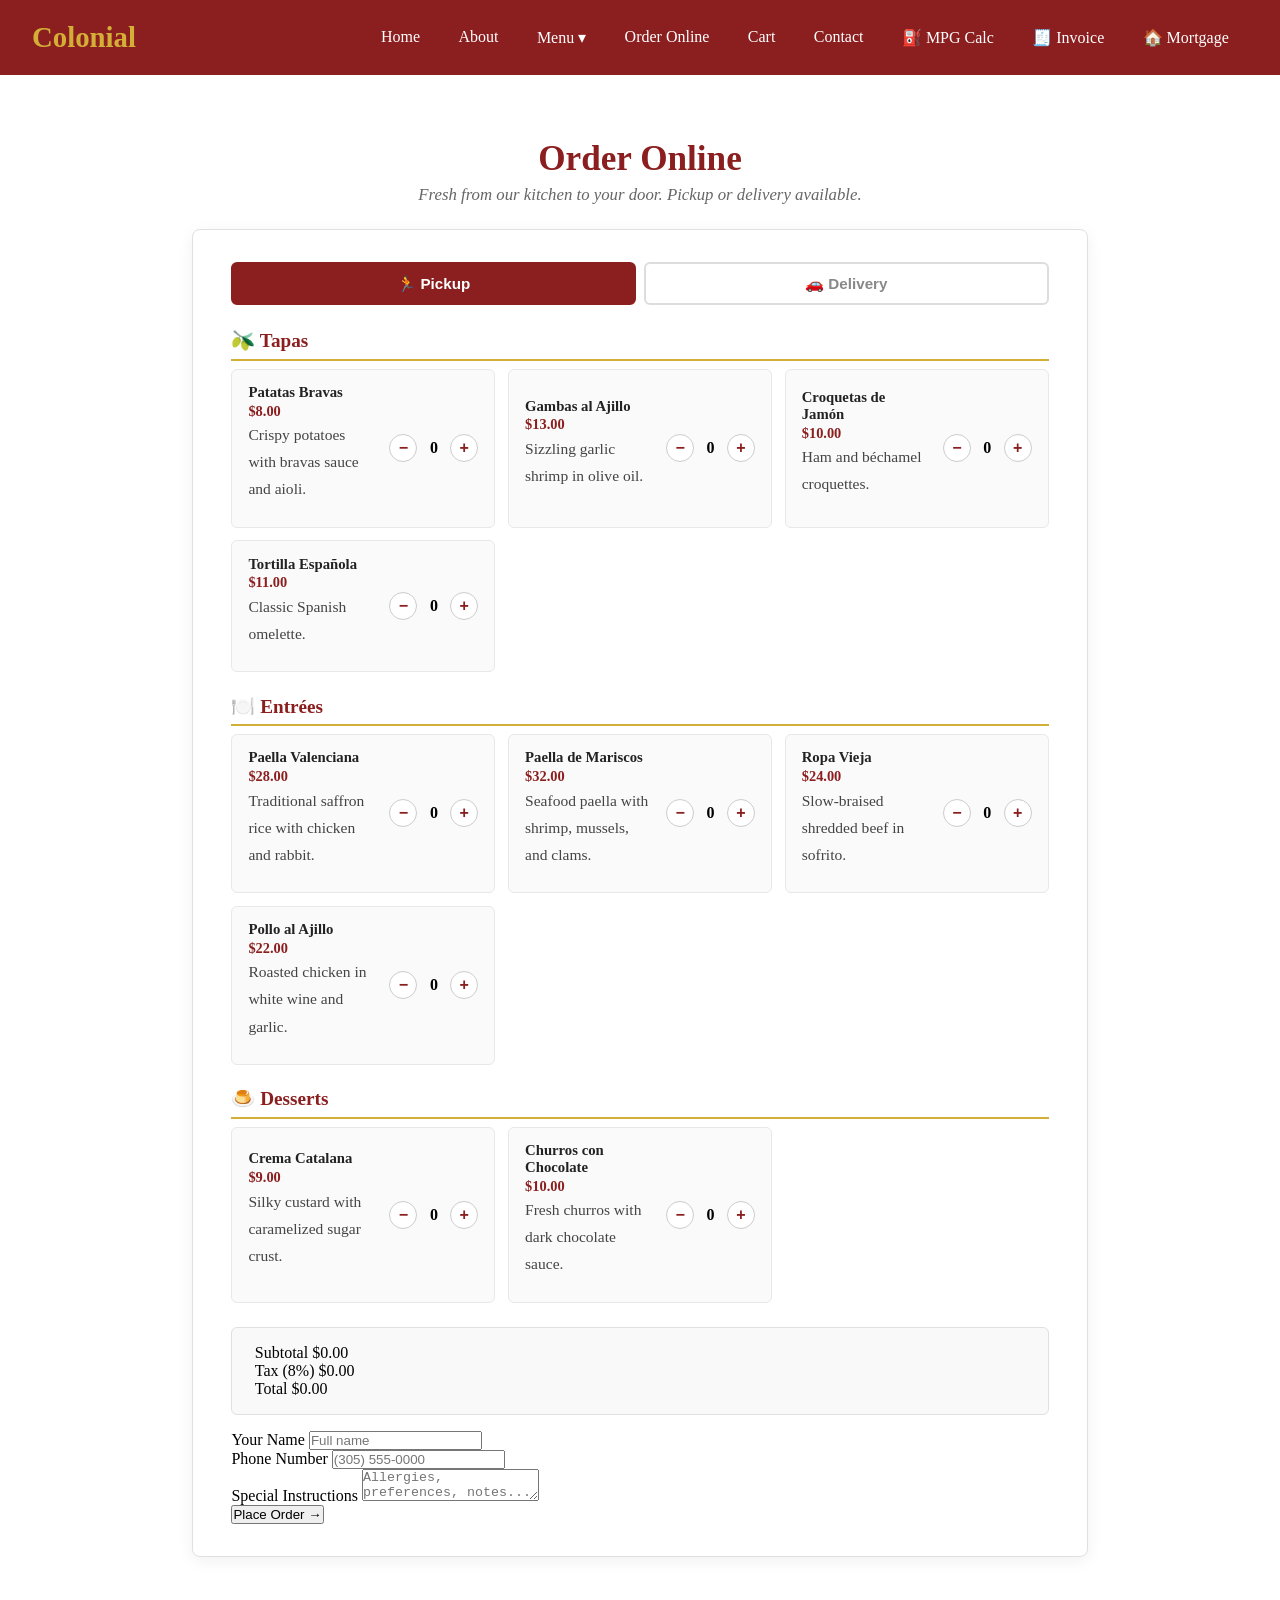
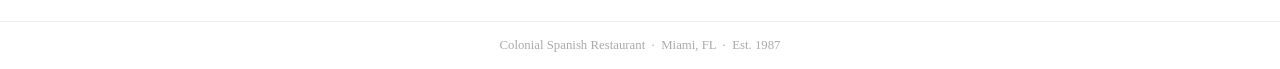
<file: order.html>
<!DOCTYPE html>
<html lang="en">
<head>
    <meta charset="UTF-8">
    <meta name="viewport" content="width=device-width, initial-scale=1.0">
    <title>Order Online – Colonial</title>
    <link rel="stylesheet" href="styles.css">
</head>
<body>

    <nav class="navbar">
        <div class="logo">Colonial</div>
        <ul class="nav-menu">
            <li><a href="index.html">Home</a></li>
            <li><a href="about.html">About</a></li>
            <li class="dropdown">
                <a href="menu.html">Menu ▾</a>
                <ul class="dropdown-menu">
                    <li><a href="menu.html#tapas">Tapas</a></li>
                    <li><a href="menu.html#entrees">Entrées</a></li>
                    <li><a href="menu.html#desserts">Desserts</a></li>
                </ul>
            </li>
            <li><a href="order.html">Order Online</a></li>
            <li><a href="cart.html">Cart</a></li>
            <li><a href="contact.html">Contact</a></li>
            <li><a href="calculator.html">⛽ MPG Calc</a></li>
            <li><a href="invoice.html">🧾 Invoice</a></li>
            <li><a href="mortgage.html">🏠 Mortgage</a></li>
        </ul>
    </nav>

    <section class="content-section">
        <div class="content-hero">
            <h1>Order Online</h1>
            <p class="content-subtitle">Fresh from our kitchen to your door. Pickup or delivery available.</p>
        </div>

        <div class="content-card">

            <!-- Order type toggle -->
            <div class="order-toggle">
                <button class="order-toggle-btn active" id="btnPickup" onclick="setOrderType('pickup')">🏃 Pickup</button>
                <button class="order-toggle-btn" id="btnDelivery" onclick="setOrderType('delivery')">🚗 Delivery</button>
            </div>

            <!-- Delivery address (shown only for delivery) -->
            <div class="order-delivery-fields" id="deliveryFields" style="display:none;">
                <div class="order-field">
                    <label>Delivery Address</label>
                    <input type="text" class="order-input" placeholder="Street address">
                </div>
                <div class="order-field-row">
                    <div class="order-field">
                        <label>City</label>
                        <input type="text" class="order-input" placeholder="City">
                    </div>
                    <div class="order-field">
                        <label>ZIP Code</label>
                        <input type="text" class="order-input" placeholder="33135">
                    </div>
                </div>
            </div>

            <!-- Menu sections -->
            <h2 class="order-section-title" id="tapas">🫒 Tapas</h2>
            <div class="order-grid">
                <div class="order-item">
                    <div class="order-item-info">
                        <span class="order-item-name">Patatas Bravas</span>
                        <span class="order-item-price">$8.00</span>
                        <p class="order-item-desc">Crispy potatoes with bravas sauce and aioli.</p>
                    </div>
                    <div class="order-item-qty">
                        <button onclick="changeQty(this, -1)">−</button>
                        <span class="qty">0</span>
                        <button onclick="changeQty(this, 1)">+</button>
                    </div>
                </div>
                <div class="order-item">
                    <div class="order-item-info">
                        <span class="order-item-name">Gambas al Ajillo</span>
                        <span class="order-item-price">$13.00</span>
                        <p class="order-item-desc">Sizzling garlic shrimp in olive oil.</p>
                    </div>
                    <div class="order-item-qty">
                        <button onclick="changeQty(this, -1)">−</button>
                        <span class="qty">0</span>
                        <button onclick="changeQty(this, 1)">+</button>
                    </div>
                </div>
                <div class="order-item">
                    <div class="order-item-info">
                        <span class="order-item-name">Croquetas de Jamón</span>
                        <span class="order-item-price">$10.00</span>
                        <p class="order-item-desc">Ham and béchamel croquettes.</p>
                    </div>
                    <div class="order-item-qty">
                        <button onclick="changeQty(this, -1)">−</button>
                        <span class="qty">0</span>
                        <button onclick="changeQty(this, 1)">+</button>
                    </div>
                </div>
                <div class="order-item">
                    <div class="order-item-info">
                        <span class="order-item-name">Tortilla Española</span>
                        <span class="order-item-price">$11.00</span>
                        <p class="order-item-desc">Classic Spanish omelette.</p>
                    </div>
                    <div class="order-item-qty">
                        <button onclick="changeQty(this, -1)">−</button>
                        <span class="qty">0</span>
                        <button onclick="changeQty(this, 1)">+</button>
                    </div>
                </div>
            </div>

            <h2 class="order-section-title" id="entrees">🍽️ Entrées</h2>
            <div class="order-grid">
                <div class="order-item">
                    <div class="order-item-info">
                        <span class="order-item-name">Paella Valenciana</span>
                        <span class="order-item-price">$28.00</span>
                        <p class="order-item-desc">Traditional saffron rice with chicken and rabbit.</p>
                    </div>
                    <div class="order-item-qty">
                        <button onclick="changeQty(this, -1)">−</button>
                        <span class="qty">0</span>
                        <button onclick="changeQty(this, 1)">+</button>
                    </div>
                </div>
                <div class="order-item">
                    <div class="order-item-info">
                        <span class="order-item-name">Paella de Mariscos</span>
                        <span class="order-item-price">$32.00</span>
                        <p class="order-item-desc">Seafood paella with shrimp, mussels, and clams.</p>
                    </div>
                    <div class="order-item-qty">
                        <button onclick="changeQty(this, -1)">−</button>
                        <span class="qty">0</span>
                        <button onclick="changeQty(this, 1)">+</button>
                    </div>
                </div>
                <div class="order-item">
                    <div class="order-item-info">
                        <span class="order-item-name">Ropa Vieja</span>
                        <span class="order-item-price">$24.00</span>
                        <p class="order-item-desc">Slow-braised shredded beef in sofrito.</p>
                    </div>
                    <div class="order-item-qty">
                        <button onclick="changeQty(this, -1)">−</button>
                        <span class="qty">0</span>
                        <button onclick="changeQty(this, 1)">+</button>
                    </div>
                </div>
                <div class="order-item">
                    <div class="order-item-info">
                        <span class="order-item-name">Pollo al Ajillo</span>
                        <span class="order-item-price">$22.00</span>
                        <p class="order-item-desc">Roasted chicken in white wine and garlic.</p>
                    </div>
                    <div class="order-item-qty">
                        <button onclick="changeQty(this, -1)">−</button>
                        <span class="qty">0</span>
                        <button onclick="changeQty(this, 1)">+</button>
                    </div>
                </div>
            </div>

            <h2 class="order-section-title" id="desserts">🍮 Desserts</h2>
            <div class="order-grid">
                <div class="order-item">
                    <div class="order-item-info">
                        <span class="order-item-name">Crema Catalana</span>
                        <span class="order-item-price">$9.00</span>
                        <p class="order-item-desc">Silky custard with caramelized sugar crust.</p>
                    </div>
                    <div class="order-item-qty">
                        <button onclick="changeQty(this, -1)">−</button>
                        <span class="qty">0</span>
                        <button onclick="changeQty(this, 1)">+</button>
                    </div>
                </div>
                <div class="order-item">
                    <div class="order-item-info">
                        <span class="order-item-name">Churros con Chocolate</span>
                        <span class="order-item-price">$10.00</span>
                        <p class="order-item-desc">Fresh churros with dark chocolate sauce.</p>
                    </div>
                    <div class="order-item-qty">
                        <button onclick="changeQty(this, -1)">−</button>
                        <span class="qty">0</span>
                        <button onclick="changeQty(this, 1)">+</button>
                    </div>
                </div>
            </div>

            <!-- Order summary -->
            <div class="order-summary">
                <div class="order-summary-row">
                    <span>Subtotal</span>
                    <span id="orderSubtotal">$0.00</span>
                </div>
                <div class="order-summary-row">
                    <span>Tax (8%)</span>
                    <span id="orderTax">$0.00</span>
                </div>
                <div class="order-summary-row order-total-row">
                    <span>Total</span>
                    <span id="orderTotal">$0.00</span>
                </div>
            </div>

            <div class="order-field">
                <label>Your Name</label>
                <input type="text" class="order-input" placeholder="Full name">
            </div>
            <div class="order-field">
                <label>Phone Number</label>
                <input type="text" class="order-input" placeholder="(305) 555-0000">
            </div>
            <div class="order-field">
                <label>Special Instructions</label>
                <textarea class="order-input order-textarea" placeholder="Allergies, preferences, notes..."></textarea>
            </div>

            <button class="btn-order" onclick="placeOrder()">Place Order →</button>
            <div class="order-confirm" id="orderConfirm"></div>

        </div>
    </section>

    <div class="page-footer">
        Colonial Spanish Restaurant &nbsp;·&nbsp; Miami, FL &nbsp;·&nbsp; Est. 1987
    </div>

    <script>
        var prices = [8, 13, 10, 11, 28, 32, 24, 22, 9, 10];

        function setOrderType(type) {
            document.getElementById('deliveryFields').style.display =
                type === 'delivery' ? 'block' : 'none';
            document.getElementById('btnPickup').classList.toggle('active', type === 'pickup');
            document.getElementById('btnDelivery').classList.toggle('active', type === 'delivery');
        }

        function changeQty(btn, delta) {
            var qtyEl = btn.parentElement.querySelector('.qty');
            var current = parseInt(qtyEl.textContent);
            var next = Math.max(0, current + delta);
            qtyEl.textContent = next;
            updateOrderTotal();
        }

        function updateOrderTotal() {
            var items = document.querySelectorAll('.order-item');
            var subtotal = 0;
            items.forEach(function(item, i) {
                var qty = parseInt(item.querySelector('.qty').textContent);
                subtotal += qty * prices[i];
            });
            var tax = subtotal * 0.08;
            var total = subtotal + tax;
            document.getElementById('orderSubtotal').textContent = '$' + subtotal.toFixed(2);
            document.getElementById('orderTax').textContent      = '$' + tax.toFixed(2);
            document.getElementById('orderTotal').textContent    = '$' + total.toFixed(2);
        }

        function placeOrder() {
            var total = document.getElementById('orderTotal').textContent;
            if (total === '$0.00') {
                document.getElementById('orderConfirm').innerHTML =
                    '<p class="order-msg error">Please add at least one item to your order.</p>';
                return;
            }
            document.getElementById('orderConfirm').innerHTML =
                '<p class="order-msg success">✅ Order received! Your total is <strong>' +
                total + '</strong>. We\'ll call you when it\'s ready. Thank you!</p>';
        }
    </script>

</body>
</html>
</file>
<file: styles.css>
/* =========================
   Global Reset
========================= */
* {
    margin: 0;
    padding: 0;
    box-sizing: border-box;
}

/* =========================
   Color Variables
========================= */
:root {
    --red:      #8b1e1e;
    --gold:     #d4af37;
    --white:    #ffffff;
    --dark-red: #6f1616;
}

/* =========================
   Navbar
========================= */
.navbar {
    background-color: var(--red);
    display: flex;
    align-items: center;
    justify-content: space-between;
    padding: 1rem 2rem;
}

.logo {
    color: var(--gold);
    font-size: 1.8rem;
    font-weight: bold;
}

.nav-menu {
    list-style: none;
    display: flex;
    flex-wrap: wrap;
}

.nav-menu li {
    position: relative;
}

.nav-menu a {
    color: var(--white);
    text-decoration: none;
    padding: 0.75rem 1.2rem;
    display: block;
    transition: background-color 0.3s ease, color 0.3s ease;
}

.nav-menu a:hover {
    background-color: var(--gold);
    color: var(--red);
    border-radius: 4px;
}

/* =========================
   Dropdown Menu
========================= */
.dropdown-menu {
    display: none;
    position: absolute;
    background-color: var(--dark-red);
    min-width: 180px;
    top: 100%;
    left: 0;
    z-index: 1000;
}

.dropdown-menu li a {
    padding: 0.75rem 1rem;
}

.dropdown:hover .dropdown-menu {
    display: block;
}

/* =========================
   Responsive Navbar
========================= */
@media screen and (max-width: 768px) {
    .navbar {
        flex-direction: column;
        align-items: flex-start;
    }
    .nav-menu {
        flex-direction: column;
        width: 100%;
    }
    .nav-menu a {
        width: 100%;
    }
    .dropdown-menu {
        position: static;
        width: 100%;
    }
}

/* =========================
   Page Content
========================= */
section {
    padding: 2rem;
}

h1 {
    color: var(--red);
}

/* =========================
   Image Slider
========================= */
.slider {
    position: relative;
    max-width: 800px;
    margin: 2rem auto;
    overflow: hidden;
    border-radius: 10px;
}

.slides {
    display: flex;
    width: 100%;
}

.slide {
    width: 100%;
    display: none;
    border-radius: 10px;
}

.slide.active {
    display: block;
}

.prev, .next {
    position: absolute;
    top: 50%;
    transform: translateY(-50%);
    background-color: rgba(0,0,0,0.5);
    color: white;
    border: none;
    padding: 10px;
    cursor: pointer;
    font-size: 18px;
    border-radius: 50%;
}

.prev { left: 10px; }
.next { right: 10px; }

.prev:hover, .next:hover {
    background-color: var(--gold);
    color: var(--red);
}

@media screen and (max-width: 768px) {
    .slider { max-width: 95%; }
}

/* =========================
   Calculator Page
========================= */
.calc-hero {
    text-align: center;
    padding: 2.5rem 2rem 1rem;
}

.calc-logo {
    font-size: 3.5rem;
    display: block;
    margin-bottom: 0.4rem;
}

.calc-hero h1 {
    color: var(--red);
    font-size: 2rem;
    margin-bottom: 0.4rem;
}

.calc-hero p {
    color: #555;
    font-size: 1rem;
}

.calc-card {
    background: #fff;
    border: 2px solid var(--gold);
    border-radius: 10px;
    max-width: 480px;
    margin: 1.5rem auto 3rem;
    padding: 2rem 2.2rem;
    box-shadow: 0 6px 24px rgba(139, 30, 30, 0.12);
}

.debug-box {
    background: #fff8f0;
    border-left: 4px solid var(--gold);
    border-radius: 6px;
    padding: 1rem 1.2rem;
    margin-bottom: 1.6rem;
    font-size: 0.88rem;
    color: #555;
    line-height: 1.7;
}

.debug-box strong {
    display: block;
    color: var(--red);
    font-size: 0.92rem;
    margin-bottom: 0.3rem;
}

.debug-box code {
    font-family: 'Courier New', monospace;
    background: #f0f0f0;
    padding: 0.1em 0.35em;
    border-radius: 3px;
    font-size: 0.85em;
}

.strike { text-decoration: line-through; color: #c0392b; }
.fix    { color: #1a7a1a; font-weight: bold; }

.field {
    margin-bottom: 1.4rem;
}

.field label {
    display: block;
    font-weight: bold;
    color: var(--red);
    margin-bottom: 0.4rem;
    font-size: 0.97rem;
}

.field label span {
    font-weight: normal;
    color: #888;
    font-size: 0.85rem;
}

.field input[type="number"] {
    width: 100%;
    padding: 0.7rem 1rem;
    border: 2px solid #ddd;
    border-radius: 6px;
    font-size: 1rem;
    color: #333;
    outline: none;
    transition: border-color 0.25s;
    -moz-appearance: textfield;
}

.field input[type="number"]::-webkit-inner-spin-button,
.field input[type="number"]::-webkit-outer-spin-button {
    -webkit-appearance: none;
}

.field input[type="number"]:focus {
    border-color: var(--gold);
}

.field input[type="number"]::placeholder {
    color: #bbb;
}

.btn-calc {
    width: 100%;
    padding: 0.85rem;
    background-color: var(--red);
    color: #fff;
    border: none;
    border-radius: 6px;
    font-size: 1.05rem;
    font-weight: bold;
    letter-spacing: 0.05em;
    cursor: pointer;
    transition: background-color 0.25s, transform 0.15s;
}

.btn-calc:hover {
    background-color: var(--gold);
    color: var(--red);
    transform: translateY(-1px);
}

.btn-calc:active {
    transform: translateY(0);
}

.result {
    display: none;
    margin-top: 1.6rem;
    padding: 1.2rem 1.4rem;
    background: #fff8f0;
    border-left: 4px solid var(--red);
    border-radius: 6px;
    animation: fadeUp 0.35s ease;
}

.result.show  { display: block; }
.result.error { border-left-color: #c0392b; background: #fff0f0; }

@keyframes fadeUp {
    from { opacity: 0; transform: translateY(8px); }
    to   { opacity: 1; transform: translateY(0); }
}

.result-label {
    font-size: 0.82rem;
    text-transform: uppercase;
    letter-spacing: 0.07em;
    color: #888;
}

.result-value {
    font-size: 2.6rem;
    font-weight: bold;
    color: var(--red);
    line-height: 1.1;
    margin: 0.2rem 0;
}

.result-value.error-text {
    font-size: 1rem;
    color: #c0392b;
}

.result-desc {
    font-size: 0.92rem;
    color: #555;
}

.reset-wrap {
    text-align: center;
    margin-top: 0.9rem;
}

.reset-btn {
    background: none;
    border: none;
    color: #aaa;
    font-size: 0.88rem;
    cursor: pointer;
    text-decoration: underline;
    transition: color 0.2s;
}

.reset-btn:hover {
    color: var(--red);
}

.page-footer {
    text-align: center;
    padding: 1rem;
    font-size: 0.8rem;
    color: #aaa;
    border-top: 1px solid #eee;
}

/* =========================
   Invoice Page Layout
========================= */
.invoice-page {
    display: flex;
    flex-wrap: wrap;
    gap: 2rem;
    padding: 2rem;
    max-width: 1100px;
    margin: 0 auto;
    align-items: flex-start;
}

.invoice-doc {
    flex: 1 1 560px;
    background: #fff;
    border: 1px solid #ddd;
    border-radius: 4px;
    box-shadow: 0 4px 24px rgba(0,0,0,0.10);
    overflow: hidden;
    font-family: Georgia, 'Times New Roman', serif;
    font-size: 0.92rem;
    color: #222;
}

.inv-header {
    background: linear-gradient(120deg, #1a3a5c 0%, #2457a0 50%, #1a3a5c 100%);
    padding: 1.6rem 2rem;
    position: relative;
    overflow: hidden;
}

.inv-header::before {
    content: '';
    position: absolute;
    top: -40px; right: -40px;
    width: 220px; height: 220px;
    background: rgba(255,255,255,0.06);
    border-radius: 50%;
}

.inv-header::after {
    content: '';
    position: absolute;
    bottom: -60px; right: 60px;
    width: 160px; height: 160px;
    background: rgba(255,255,255,0.04);
    border-radius: 50%;
}

.inv-company-name {
    color: #fff;
    font-size: 1.8rem;
    font-weight: bold;
    letter-spacing: 0.02em;
    margin-bottom: 0.25rem;
}

.inv-company-meta {
    color: rgba(255,255,255,0.82);
    font-size: 0.82rem;
    line-height: 1.6;
}

.inv-meta-row {
    padding: 1.2rem 2rem 0.8rem;
    border-bottom: 1px solid #eee;
}

.inv-number {
    color: #2457a0;
    font-size: 1.3rem;
    font-weight: bold;
}

.inv-date {
    color: #555;
    font-size: 0.88rem;
    margin-top: 0.2rem;
}

.inv-bill-row {
    display: flex;
    gap: 2rem;
    padding: 1.4rem 2rem;
    border-bottom: 1px solid #eee;
}

.inv-bill-to { flex: 1; }
.inv-for     { flex: 1; }

.inv-section-title {
    color: #2457a0;
    font-size: 1.05rem;
    font-weight: bold;
    margin-bottom: 0.4rem;
}

.inv-bill-to p,
.inv-for p {
    color: #444;
    font-size: 0.88rem;
    line-height: 1.65;
}

.inv-table {
    width: 100%;
    border-collapse: collapse;
}

.inv-table thead tr {
    background: #1a3a5c;
}

.inv-table thead th {
    color: #fff;
    font-size: 0.9rem;
    font-weight: bold;
    padding: 0.7rem 1.2rem;
    text-align: left;
    letter-spacing: 0.03em;
}

.inv-table thead th:nth-child(2) {
    text-align: right;
}

.col-del {
    width: 36px;
    text-align: center !important;
}

.inv-table tbody tr td {
    padding: 0.45rem 1.2rem;
    border-bottom: 1px solid #e8e8e8;
}

.inv-table tbody tr td:nth-child(2) {
    text-align: right;
    width: 140px;
}

.inv-table tbody tr td:nth-child(3) {
    width: 36px;
    text-align: center;
    padding: 0.45rem 0.4rem;
}

.inv-row-alt {
    background: #f2f4f8;
}

.inv-input {
    width: 100%;
    border: none;
    background: transparent;
    font-family: Georgia, serif;
    font-size: 0.88rem;
    color: #333;
    outline: none;
    padding: 0.2rem 0;
    transition: border-bottom 0.2s;
}

.inv-input:focus {
    border-bottom: 1px dashed #2457a0;
}

.inv-input::placeholder {
    color: #ccc;
}

.btn-del-row {
    background: none;
    border: none;
    color: #ccc;
    font-size: 0.85rem;
    cursor: pointer;
    padding: 0.1rem 0.3rem;
    border-radius: 3px;
    transition: color 0.2s, background 0.2s;
    line-height: 1;
}

.btn-del-row:hover {
    color: #c0392b;
    background: #fff0f0;
}

.add-row-wrap {
    padding: 0.6rem 1.2rem;
    border-bottom: 1px solid #eee;
}

.btn-add-row {
    background: none;
    border: 1px dashed #2457a0;
    color: #2457a0;
    font-size: 0.85rem;
    padding: 0.3rem 0.8rem;
    border-radius: 4px;
    cursor: pointer;
    transition: background 0.2s, color 0.2s;
    font-family: Georgia, serif;
}

.btn-add-row:hover {
    background: #2457a0;
    color: #fff;
}

.inv-totals {
    display: flex;
    justify-content: flex-end;
    padding: 1.2rem 2rem 1rem;
    border-top: 1px solid #ddd;
}

.inv-totals-grid {
    display: grid;
    grid-template-columns: auto 180px;
    gap: 0.35rem 1rem;
    align-items: center;
    min-width: 340px;
}

.tot-label {
    text-align: right;
    color: #555;
    font-size: 0.9rem;
}

.tot-value {
    background: #eef1f7;
    padding: 0.35rem 0.8rem;
    border-radius: 2px;
    font-size: 0.9rem;
    color: #333;
    display: flex;
    align-items: center;
    gap: 0.3rem;
}

.tot-input {
    flex: 1;
    background: transparent;
    border: none;
    font-size: 0.88rem;
    color: #333;
    outline: none;
    min-width: 0;
    font-family: Georgia, serif;
    -moz-appearance: textfield;
}

.tot-input::-webkit-inner-spin-button,
.tot-input::-webkit-outer-spin-button {
    -webkit-appearance: none;
}

.pct-sign {
    color: #777;
    font-size: 0.85rem;
}

.total-label {
    font-size: 1.1rem;
    font-weight: bold;
    color: #222;
}

.total-value {
    background: #1a3a5c !important;
    color: #fff !important;
    font-weight: bold;
    font-size: 1rem;
    padding: 0.45rem 0.8rem;
}

.inv-footer {
    background: #f9f9f9;
    border-top: 1px solid #e0e0e0;
    padding: 1rem 2rem;
    font-size: 0.82rem;
    color: #555;
    line-height: 1.8;
}

.inv-footer em {
    color: #2457a0;
}

.edit-panel {
    flex: 0 1 280px;
    background: #fff;
    border: 2px solid var(--gold);
    border-radius: 8px;
    padding: 1.5rem;
    box-shadow: 0 4px 16px rgba(139,30,30,0.08);
    position: sticky;
    top: 70px;
    max-height: calc(100vh - 90px);
    overflow-y: auto;
}

.edit-title {
    font-size: 1.1rem;
    color: var(--red);
    margin-bottom: 0.8rem;
    font-family: Georgia, serif;
}

.validation-msg {
    display: none;
    background: #fff0f0;
    border-left: 3px solid #c0392b;
    color: #c0392b;
    font-size: 0.82rem;
    padding: 0.4rem 0.7rem;
    border-radius: 3px;
    margin-bottom: 0.8rem;
}

.edit-section {
    margin-bottom: 1.1rem;
    padding-bottom: 1.1rem;
    border-bottom: 1px solid #f0f0f0;
}

.edit-section:last-of-type {
    border-bottom: none;
    margin-bottom: 0.5rem;
}

.edit-section-label {
    font-size: 0.7rem;
    font-weight: bold;
    text-transform: uppercase;
    letter-spacing: 0.08em;
    color: #2457a0;
    margin-bottom: 0.5rem;
}

.edit-panel label {
    display: block;
    font-size: 0.76rem;
    font-weight: bold;
    color: #777;
    text-transform: uppercase;
    letter-spacing: 0.04em;
    margin: 0.55rem 0 0.2rem;
}

.edit-panel label:first-of-type {
    margin-top: 0;
}

.edit-input {
    width: 100%;
    padding: 0.42rem 0.6rem;
    border: 1px solid #ddd;
    border-radius: 4px;
    font-size: 0.87rem;
    color: #333;
    outline: none;
    transition: border-color 0.2s;
    font-family: Georgia, serif;
}

.edit-input:focus {
    border-color: #2457a0;
}

.btn-print {
    width: 100%;
    margin-top: 0.6rem;
    padding: 0.7rem;
    background: var(--red);
    color: #fff;
    border: none;
    border-radius: 6px;
    font-size: 0.92rem;
    font-weight: bold;
    cursor: pointer;
    transition: background 0.2s, transform 0.15s;
}

.btn-print:hover {
    background: var(--gold);
    color: var(--red);
    transform: translateY(-1px);
}

.btn-clear {
    width: 100%;
    margin-top: 0.5rem;
    padding: 0.7rem;
    background: #fff;
    color: #888;
    border: 1px solid #ddd;
    border-radius: 6px;
    font-size: 0.92rem;
    cursor: pointer;
    transition: background 0.2s, color 0.2s, border-color 0.2s;
}

.btn-clear:hover {
    background: #fff0f0;
    color: #c0392b;
    border-color: #c0392b;
}

/* =========================
   Print Styles
========================= */
@media print {
    .navbar, .edit-panel, .page-footer,
    .add-row-wrap, .btn-del-row, .col-del { display: none !important; }
    .invoice-page  { padding: 0; }
    .invoice-doc   { box-shadow: none; border: none; flex: 1 1 100%; }
    .inv-input     { border-bottom: none !important; }
    .tot-input     { border-bottom: none !important; }
}

/* =========================
   Responsive Invoice
========================= */
@media screen and (max-width: 900px) {
    .edit-panel      { position: static; flex: 1 1 100%; max-height: none; }
    .inv-bill-row    { flex-direction: column; gap: 1rem; }
    .inv-totals-grid { min-width: 100%; }
}

@media screen and (max-width: 480px) {
    .invoice-page  { padding: 0.75rem; }
    .inv-header    { padding: 1.2rem; }
    .inv-meta-row,
    .inv-bill-row,
    .inv-totals    { padding-left: 1rem; padding-right: 1rem; }
}

/* =========================
   Mortgage Calculator Page
========================= */
.mort-hero {
    text-align: center;
    padding: 2.5rem 2rem 1rem;
}

.mort-icon {
    font-size: 3.5rem;
    display: block;
    margin-bottom: 0.4rem;
}

.mort-hero h1 {
    color: var(--red);
    font-size: 2rem;
    margin-bottom: 0.4rem;
}

.mort-hero p {
    color: #555;
    font-size: 1rem;
}

.mort-page {
    display: flex;
    flex-wrap: wrap;
    gap: 0;
    max-width: 700px;
    margin: 1.5rem auto 2rem;
    border: 1px solid #ccc;
    border-radius: 6px;
    overflow: hidden;
    box-shadow: 0 6px 24px rgba(139, 30, 30, 0.10);
    background: #fff;
}

.mort-instructions {
    flex: 1 1 220px;
    background: #fff;
    padding: 1.4rem 1.2rem;
    font-size: 0.88rem;
    color: #444;
    line-height: 1.7;
    border-right: 1px solid #ddd;
    font-family: Georgia, serif;
}

.mort-form-wrap {
    flex: 1 1 260px;
    padding: 1rem 1.2rem;
    background: #fff;
}

.mort-table {
    width: 100%;
    border-collapse: collapse;
    font-family: Georgia, serif;
    font-size: 0.88rem;
}

.mort-table tr td {
    padding: 0.5rem 0.5rem;
    border: 1px solid #ccc;
    vertical-align: middle;
}

.mort-row-alt td {
    background: #f5f5f5;
}

.mort-label {
    color: #333;
    white-space: nowrap;
    font-size: 0.85rem;
}

.mort-input {
    width: 100%;
    border: 1px solid #bbb;
    border-radius: 3px;
    padding: 0.3rem 0.5rem;
    font-size: 0.88rem;
    font-family: Georgia, serif;
    color: #333;
    outline: none;
    transition: border-color 0.2s;
    background: #fff;
}

.mort-input:focus {
    border-color: var(--red);
}

.mort-input::placeholder {
    color: #ccc;
}

.mort-output {
    background: #f0f4f0;
    font-weight: bold;
    color: var(--red);
}

.mort-select {
    width: 100%;
    padding: 0.3rem 0.4rem;
    border: 1px solid #bbb;
    border-radius: 3px;
    font-size: 0.88rem;
    font-family: Georgia, serif;
    color: #333;
    background: #fff;
    outline: none;
    cursor: pointer;
}

.mort-select:focus {
    border-color: var(--red);
}

.mort-btn {
    width: 100%;
    padding: 0.45rem 0.6rem;
    border: none;
    border-radius: 4px;
    font-size: 0.88rem;
    font-family: Georgia, serif;
    cursor: pointer;
    font-weight: bold;
    transition: background 0.2s, color 0.2s, transform 0.15s;
}

.mort-btn-calc {
    background: var(--red);
    color: #fff;
}

.mort-btn-calc:hover {
    background: var(--gold);
    color: var(--red);
    transform: translateY(-1px);
}

.mort-btn-reset {
    background: #eee;
    color: #555;
    border: 1px solid #ccc;
}

.mort-btn-reset:hover {
    background: #ddd;
    color: #333;
}

.mort-note {
    max-width: 700px;
    margin: 0 auto 2rem;
    padding: 1rem 1.4rem;
    background: #fff8f0;
    border-left: 4px solid var(--gold);
    border-radius: 4px;
    font-size: 0.88rem;
    color: #555;
    line-height: 1.7;
    font-family: Georgia, serif;
}

.mort-note strong { color: var(--red); }
.mort-note em     { font-style: italic; color: #333; }

@media screen and (max-width: 600px) {
    .mort-page         { flex-direction: column; }
    .mort-instructions { border-right: none; border-bottom: 1px solid #ddd; }
}

/* =========================
   General Content Pages
   (About, Menu, Order, Cart, Contact)
========================= */
.content-section {
    max-width: 960px;
    margin: 0 auto;
    padding: 2rem;
}

.content-hero {
    text-align: center;
    padding: 2rem 1rem 1.5rem;
}

.content-hero h1 {
    color: var(--red);
    font-size: 2.2rem;
    margin-bottom: 0.4rem;
}

.content-subtitle {
    color: #666;
    font-size: 1.05rem;
    font-style: italic;
}

.content-card {
    background: #fff;
    border: 1px solid #e0e0e0;
    border-radius: 8px;
    padding: 2rem 2.4rem;
    box-shadow: 0 4px 16px rgba(0,0,0,0.06);
    margin-bottom: 2rem;
}

.content-card h2 {
    color: var(--red);
    font-size: 1.2rem;
    margin: 1.4rem 0 0.5rem;
}

.content-card h2:first-child {
    margin-top: 0;
}

.content-card p {
    color: #444;
    line-height: 1.75;
    font-size: 0.97rem;
    margin-bottom: 0.6rem;
}

.info-list {
    list-style: none;
    padding: 0;
    margin: 0.4rem 0;
}

.info-list li {
    padding: 0.35rem 0;
    color: #444;
    font-size: 0.95rem;
    line-height: 1.6;
    border-bottom: 1px solid #f5f5f5;
}

.info-list li:last-child {
    border-bottom: none;
}

/* =========================
   Menu Page
========================= */
.menu-category {
    margin-bottom: 2.5rem;
}

.menu-cat-title {
    color: var(--red);
    font-size: 1.5rem;
    margin-bottom: 1rem;
    padding-bottom: 0.5rem;
    border-bottom: 2px solid var(--gold);
}

.menu-grid {
    display: grid;
    grid-template-columns: repeat(auto-fill, minmax(260px, 1fr));
    gap: 1rem;
}

.menu-item {
    background: #fff;
    border: 1px solid #e8e8e8;
    border-radius: 6px;
    padding: 1rem 1.2rem;
    box-shadow: 0 2px 8px rgba(0,0,0,0.05);
    transition: box-shadow 0.2s;
}

.menu-item:hover {
    box-shadow: 0 4px 16px rgba(139,30,30,0.10);
}

.menu-item-header {
    display: flex;
    justify-content: space-between;
    align-items: baseline;
    margin-bottom: 0.3rem;
}

.menu-item-name {
    font-weight: bold;
    color: #222;
    font-size: 0.97rem;
}

.menu-item-price {
    color: var(--red);
    font-weight: bold;
    font-size: 1rem;
}

.menu-item-desc {
    color: #666;
    font-size: 0.85rem;
    line-height: 1.5;
}

.menu-note {
    background: #fff8f0;
    border-left: 4px solid var(--gold);
    padding: 0.9rem 1.2rem;
    border-radius: 4px;
    font-size: 0.88rem;
    color: #666;
    margin-top: 1rem;
}

.menu-note a {
    color: var(--red);
    font-weight: bold;
}

/* =========================
   Order Page
========================= */
.order-toggle {
    display: flex;
    gap: 0.5rem;
    margin-bottom: 1.5rem;
}

.order-toggle-btn {
    flex: 1;
    padding: 0.65rem;
    border: 2px solid #ddd;
    border-radius: 6px;
    background: #fff;
    color: #888;
    font-size: 0.95rem;
    font-weight: bold;
    cursor: pointer;
    transition: all 0.2s;
}

.order-toggle-btn.active {
    background: var(--red);
    color: #fff;
    border-color: var(--red);
}

.order-delivery-fields {
    margin-bottom: 1.2rem;
}

.order-section-title {
    color: var(--red);
    font-size: 1.2rem;
    margin: 1.5rem 0 0.8rem;
    padding-bottom: 0.4rem;
    border-bottom: 2px solid var(--gold);
}

.order-grid {
    display: grid;
    grid-template-columns: repeat(auto-fill, minmax(240px, 1fr));
    gap: 0.8rem;
    margin-bottom: 0.5rem;
}

.order-item {
    background: #fafafa;
    border: 1px solid #e8e8e8;
    border-radius: 6px;
    padding: 0.9rem 1rem;
    display: flex;
    justify-content: space-between;
    align-items: center;
    gap: 0.8rem;
}

.order-item-info {
    flex: 1;
}

.order-item-name {
    display: block;
    font-weight: bold;
    color: #222;
    font-size: 0.92rem;
}

.order-item-price {
    display: block;
    color: var(--red);
    font-weight: bold;
    font-size: 0.9rem;
    margin: 0.1rem 0;
}

.order-item-desc {
    color: #888;
    font-size: 0.8rem;
    line-height: 1.4;
}

.order-item-qty {
    display: flex;
    align-items: center;
    gap: 0.4rem;
    white-space: nowrap;
}

.order-item-qty button {
    width: 28px;
    height: 28px;
    border: 1px solid #ccc;
    border-radius: 50%;
    background: #fff;
    font-size: 1rem;
    cursor: pointer;
    font-weight: bold;
    color: var(--red);
    transition: background 0.15s;
    line-height: 1;
}

.order-item-qty button:hover {
    background: var(--gold);
    color: var(--red);
    border-color: var(--gold);
}

.order-item-qty .qty {
    font-weight: bold;
    min-width: 20px;
    text-align: center;
}

.order-summary {
    background: #f9f9f9;
    border: 1px solid #e0e0e0;
    border-radius: 6px;
    padding: 1rem 1.4rem;
    margin: 1.5rem 0 1rem;
}

.o
</file>
